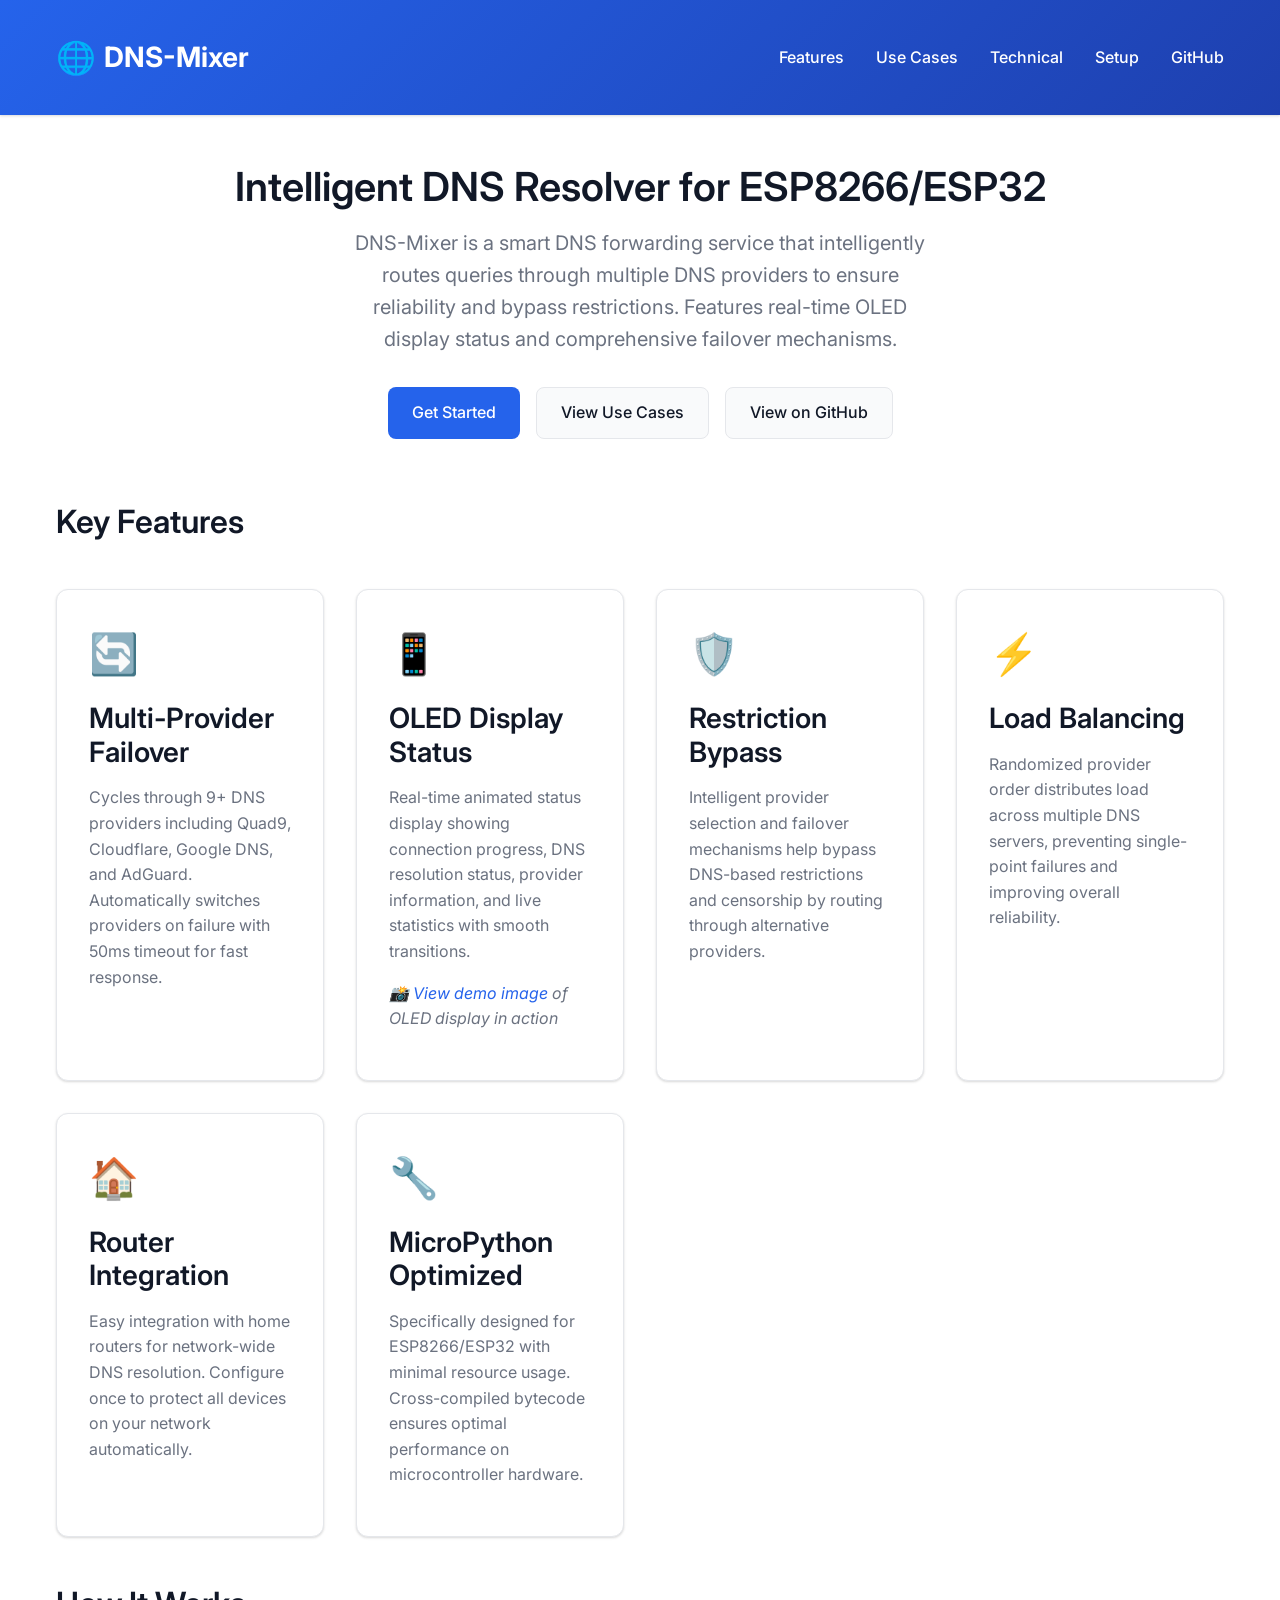
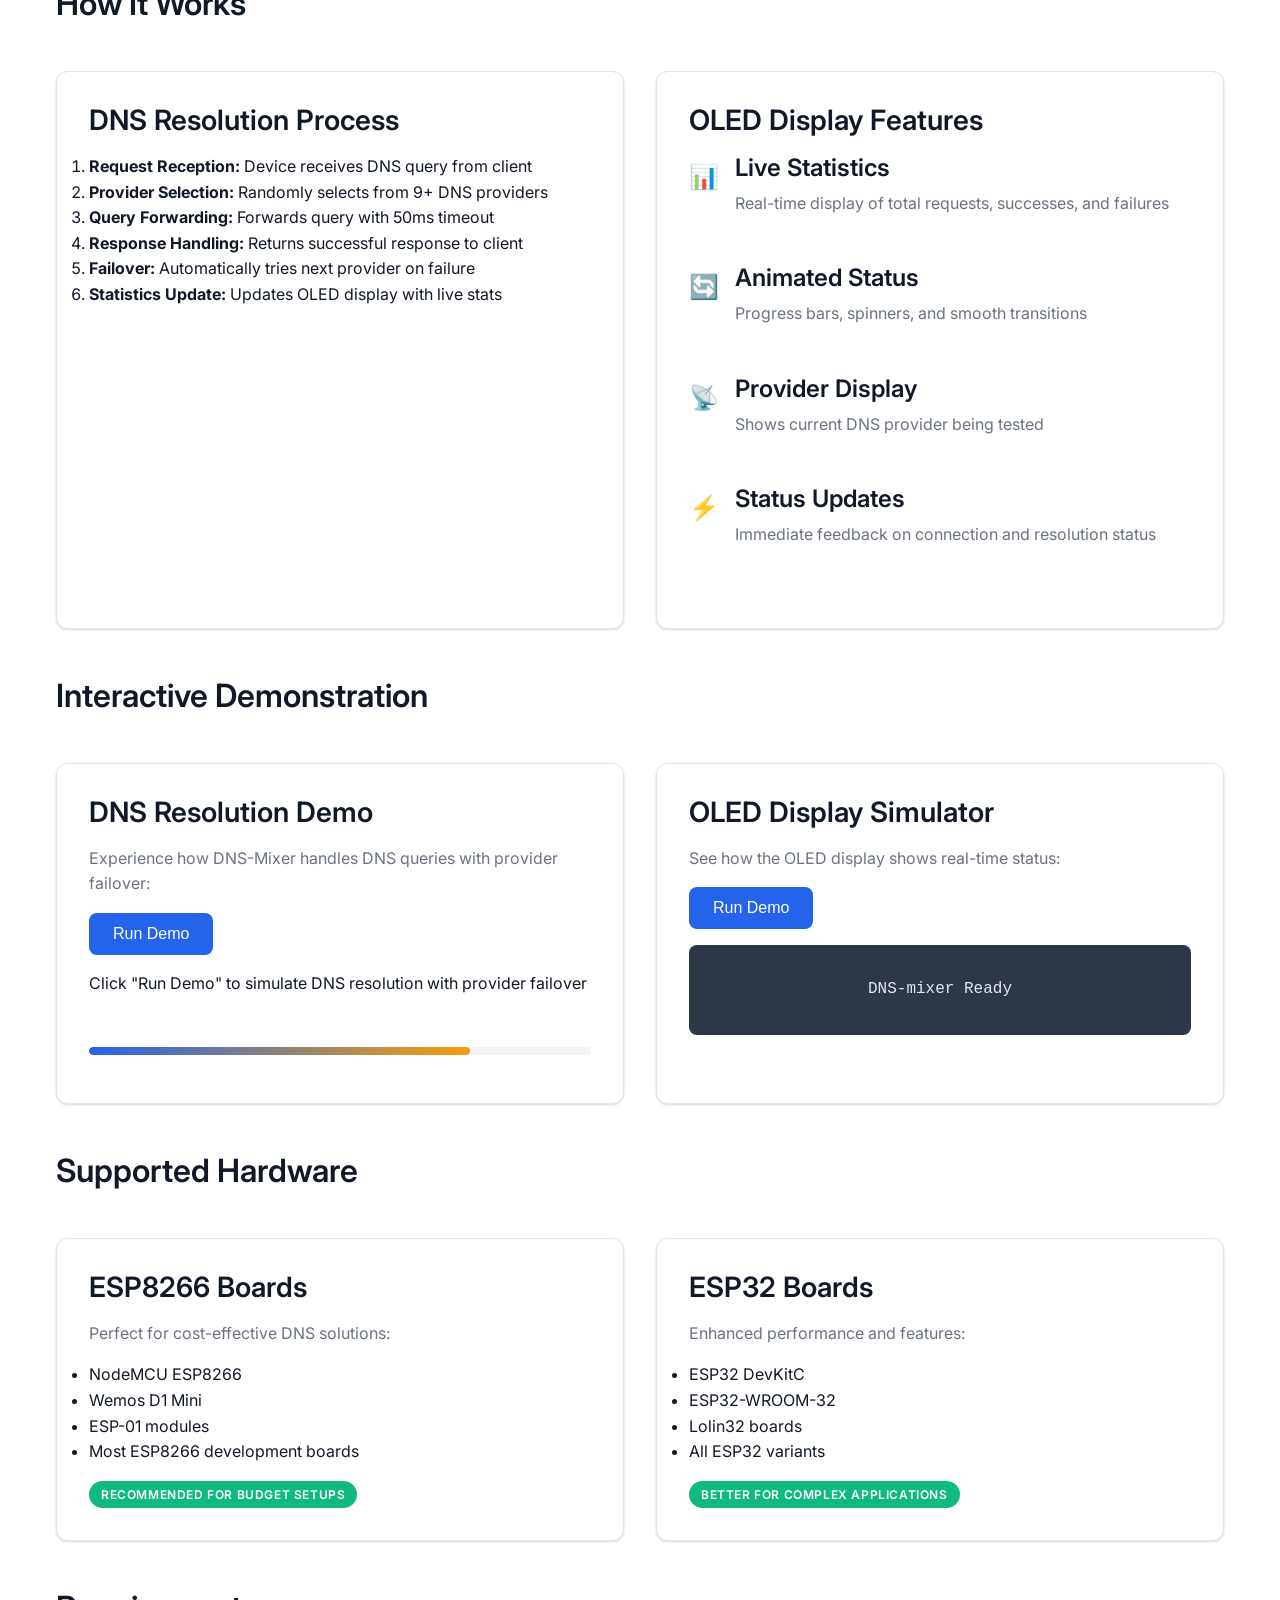
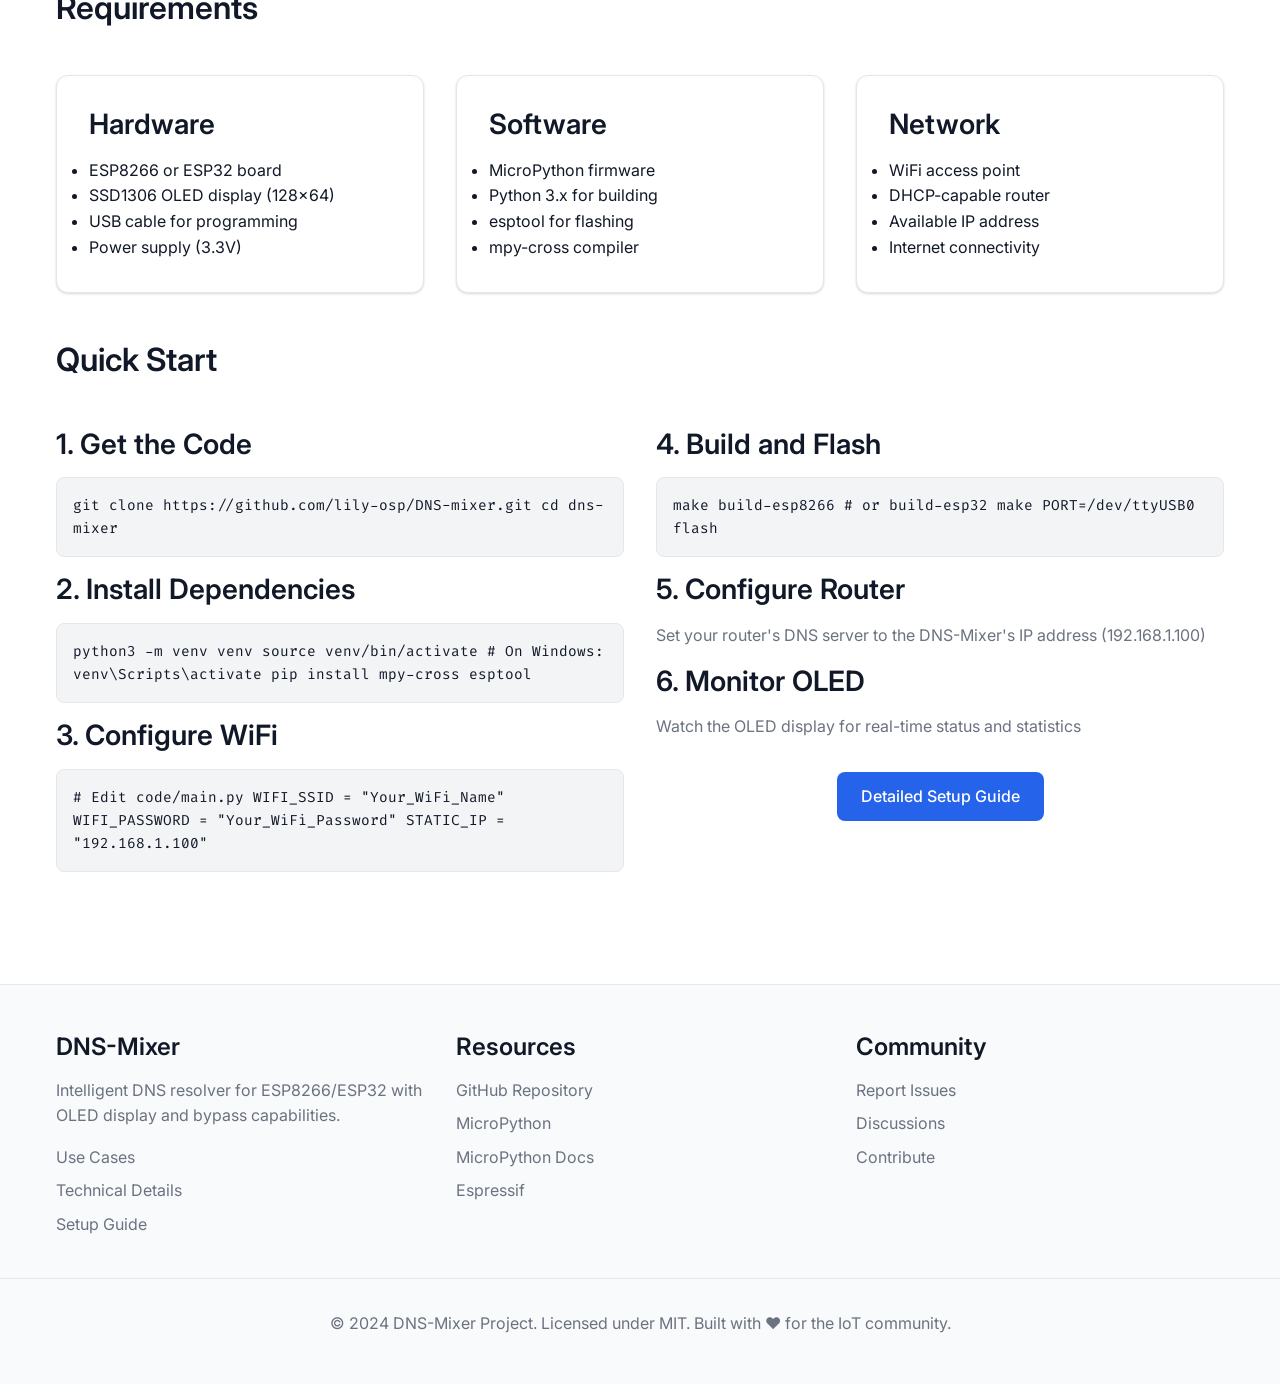
<file: docs/index.html>
<!DOCTYPE html>
<html lang="en">
<head>
    <meta charset="UTF-8">
    <meta name="viewport" content="width=device-width, initial-scale=1.0">
    <meta name="description" content="DNS-Mixer: Intelligent DNS resolver for ESP8266/ESP32 with OLED display and bypass capabilities">
    <meta name="keywords" content="DNS, ESP8266, ESP32, MicroPython, DNS resolver, bypass, censorship">
    <meta name="author" content="DNS-Mixer Project">
    <title>DNS-Mixer - Intelligent DNS Resolver for ESP8266/ESP32</title>

    <!-- Fonts -->
    <link href="https://fonts.googleapis.com/css2?family=Inter:wght@300;400;500;600;700&display=swap" rel="stylesheet">
    <link href="https://fonts.googleapis.com/css2?family=Fira+Code:wght@400;500&display=swap" rel="stylesheet">

    <!-- Styles -->
    <link rel="stylesheet" href="css/styles.css">

    <!-- Favicon -->
    <link rel="icon" type="image/x-icon" href="images/favicon.ico">
</head>
<body>
    <!-- Header -->
    <header class="header">
        <div class="container">
            <div class="logo">
                <span class="logo-icon">🌐</span>
                <span>DNS-Mixer</span>
            </div>
            <nav>
                <ul class="nav-links">
                    <li><a href="#features">Features</a></li>
                    <li><a href="use-cases.html">Use Cases</a></li>
                    <li><a href="technical-details.html">Technical</a></li>
                    <li><a href="setup-guide.html">Setup</a></li>
                    <li><a href="https://github.com/lily-osp/DNS-mixer" target="_blank">GitHub</a></li>
                </ul>
            </nav>
        </div>
    </header>

    <!-- Main Content -->
    <main class="main">
        <!-- Hero Section -->
        <section class="hero">
            <div class="container">
                <h1>Intelligent DNS Resolver for ESP8266/ESP32</h1>
                <p>
                    DNS-Mixer is a smart DNS forwarding service that intelligently routes queries through multiple
                    DNS providers to ensure reliability and bypass restrictions. Features real-time OLED display
                    status and comprehensive failover mechanisms.
                </p>
                <div class="cta-buttons">
                    <a href="setup-guide.html" class="btn btn-primary">
                        Get Started
                    </a>
                    <a href="use-cases.html" class="btn btn-secondary">
                        View Use Cases
                    </a>
                    <a href="https://github.com/lily-osp/DNS-mixer" target="_blank" class="btn btn-secondary">
                        View on GitHub
                    </a>
                </div>
            </div>
        </section>

        <!-- Key Features -->
        <section id="features" class="container">
            <h2>Key Features</h2>
            <div class="grid grid-3">
                <div class="card">
                    <span class="card-icon">🔄</span>
                    <h3>Multi-Provider Failover</h3>
                    <p>
                        Cycles through 9+ DNS providers including Quad9, Cloudflare, Google DNS, and AdGuard.
                        Automatically switches providers on failure with 50ms timeout for fast response.
                    </p>
                </div>
                <div class="card">
                    <span class="card-icon">📱</span>
                    <h3>OLED Display Status</h3>
                    <p>
                        Real-time animated status display showing connection progress, DNS resolution status,
                        provider information, and live statistics with smooth transitions.
                    </p>
                    <p><em><a href="images/demo.jpg" target="_blank">📸 View demo image</a> of OLED display in action</em></p>
                </div>
                <div class="card">
                    <span class="card-icon">🛡️</span>
                    <h3>Restriction Bypass</h3>
                    <p>
                        Intelligent provider selection and failover mechanisms help bypass DNS-based
                        restrictions and censorship by routing through alternative providers.
                    </p>
                </div>
                <div class="card">
                    <span class="card-icon">⚡</span>
                    <h3>Load Balancing</h3>
                    <p>
                        Randomized provider order distributes load across multiple DNS servers,
                        preventing single-point failures and improving overall reliability.
                    </p>
                </div>
                <div class="card">
                    <span class="card-icon">🏠</span>
                    <h3>Router Integration</h3>
                    <p>
                        Easy integration with home routers for network-wide DNS resolution.
                        Configure once to protect all devices on your network automatically.
                    </p>
                </div>
                <div class="card">
                    <span class="card-icon">🔧</span>
                    <h3>MicroPython Optimized</h3>
                    <p>
                        Specifically designed for ESP8266/ESP32 with minimal resource usage.
                        Cross-compiled bytecode ensures optimal performance on microcontroller hardware.
                    </p>
                </div>
            </div>
        </section>

        <!-- How It Works -->
        <section class="container">
            <h2>How It Works</h2>
            <div class="grid grid-2">
                <div class="card">
                    <h3>DNS Resolution Process</h3>
                    <ol>
                        <li><strong>Request Reception:</strong> Device receives DNS query from client</li>
                        <li><strong>Provider Selection:</strong> Randomly selects from 9+ DNS providers</li>
                        <li><strong>Query Forwarding:</strong> Forwards query with 50ms timeout</li>
                        <li><strong>Response Handling:</strong> Returns successful response to client</li>
                        <li><strong>Failover:</strong> Automatically tries next provider on failure</li>
                        <li><strong>Statistics Update:</strong> Updates OLED display with live stats</li>
                    </ol>
                </div>
                <div class="card">
                    <h3>OLED Display Features</h3>
                    <div class="feature-item">
                        <span class="feature-icon">📊</span>
                        <div class="feature-content">
                            <h4>Live Statistics</h4>
                            <p>Real-time display of total requests, successes, and failures</p>
                        </div>
                    </div>
                    <div class="feature-item">
                        <span class="feature-icon">🔄</span>
                        <div class="feature-content">
                            <h4>Animated Status</h4>
                            <p>Progress bars, spinners, and smooth transitions</p>
                        </div>
                    </div>
                    <div class="feature-item">
                        <span class="feature-icon">📡</span>
                        <div class="feature-content">
                            <h4>Provider Display</h4>
                            <p>Shows current DNS provider being tested</p>
                        </div>
                    </div>
                    <div class="feature-item">
                        <span class="feature-icon">⚡</span>
                        <div class="feature-content">
                            <h4>Status Updates</h4>
                            <p>Immediate feedback on connection and resolution status</p>
                        </div>
                    </div>
                </div>
            </div>
        </section>

        <!-- Interactive Demo -->
        <section class="container">
            <h2>Interactive Demonstration</h2>
            <div class="grid grid-2">
                <div class="card" id="dns-demo">
                    <h3>DNS Resolution Demo</h3>
                    <p>Experience how DNS-Mixer handles DNS queries with provider failover:</p>
                    <button class="btn btn-primary start-demo">Run Demo</button>
                    <div class="demo-status text-secondary" style="margin-top: 1rem; min-height: 60px;">
                        Click "Run Demo" to simulate DNS resolution with provider failover
                    </div>
                    <div class="progress-bar" style="margin-top: 1rem;">
                        <div class="progress-fill" style="width: 0%;"></div>
                    </div>
                </div>
                <div class="card" id="oled-demo">
                    <h3>OLED Display Simulator</h3>
                    <p>See how the OLED display shows real-time status:</p>
                    <button class="btn btn-primary start-demo">Run Demo</button>
                    <div class="oled-display text-center" style="margin-top: 1rem; background: #2d3748; color: #e2e8f0; padding: 2rem; border-radius: 8px; font-family: monospace; min-height: 80px; display: flex; align-items: center; justify-content: center;">
                        DNS-mixer Ready
                    </div>
                </div>
            </div>
        </section>

        <!-- Supported Hardware -->
        <section class="container">
            <h2>Supported Hardware</h2>
            <div class="grid grid-2">
                <div class="card">
                    <h3>ESP8266 Boards</h3>
                    <p>Perfect for cost-effective DNS solutions:</p>
                    <ul>
                        <li>NodeMCU ESP8266</li>
                        <li>Wemos D1 Mini</li>
                        <li>ESP-01 modules</li>
                        <li>Most ESP8266 development boards</li>
                    </ul>
                    <div class="badge badge-success" style="margin-top: 1rem;">Recommended for budget setups</div>
                </div>
                <div class="card">
                    <h3>ESP32 Boards</h3>
                    <p>Enhanced performance and features:</p>
                    <ul>
                        <li>ESP32 DevKitC</li>
                        <li>ESP32-WROOM-32</li>
                        <li>Lolin32 boards</li>
                        <li>All ESP32 variants</li>
                    </ul>
                    <div class="badge badge-success" style="margin-top: 1rem;">Better for complex applications</div>
                </div>
            </div>
        </section>

        <!-- Requirements -->
        <section class="container">
            <h2>Requirements</h2>
            <div class="grid grid-3">
                <div class="card">
                    <h3>Hardware</h3>
                    <ul>
                        <li>ESP8266 or ESP32 board</li>
                        <li>SSD1306 OLED display (128x64)</li>
                        <li>USB cable for programming</li>
                        <li>Power supply (3.3V)</li>
                    </ul>
                </div>
                <div class="card">
                    <h3>Software</h3>
                    <ul>
                        <li>MicroPython firmware</li>
                        <li>Python 3.x for building</li>
                        <li>esptool for flashing</li>
                        <li>mpy-cross compiler</li>
                    </ul>
                </div>
                <div class="card">
                    <h3>Network</h3>
                    <ul>
                        <li>WiFi access point</li>
                        <li>DHCP-capable router</li>
                        <li>Available IP address</li>
                        <li>Internet connectivity</li>
                    </ul>
                </div>
            </div>
        </section>

        <!-- Quick Start -->
        <section class="container">
            <h2>Quick Start</h2>
            <div class="grid grid-2">
                <div>
                    <h3>1. Get the Code</h3>
                    <div class="code-block">
git clone https://github.com/lily-osp/DNS-mixer.git
cd dns-mixer
                    </div>

                    <h3>2. Install Dependencies</h3>
                    <div class="code-block">
python3 -m venv venv
source venv/bin/activate  # On Windows: venv\Scripts\activate
pip install mpy-cross esptool
                    </div>

                    <h3>3. Configure WiFi</h3>
                    <div class="code-block">
# Edit code/main.py
WIFI_SSID = "Your_WiFi_Name"
WIFI_PASSWORD = "Your_WiFi_Password"
STATIC_IP = "192.168.1.100"
                    </div>
                </div>
                <div>
                    <h3>4. Build and Flash</h3>
                    <div class="code-block">
make build-esp8266  # or build-esp32
make PORT=/dev/ttyUSB0 flash
                    </div>

                    <h3>5. Configure Router</h3>
                    <p>Set your router's DNS server to the DNS-Mixer's IP address (192.168.1.100)</p>

                    <h3>6. Monitor OLED</h3>
                    <p>Watch the OLED display for real-time status and statistics</p>

                    <div class="cta-buttons" style="margin-top: 2rem;">
                        <a href="setup-guide.html" class="btn btn-primary">Detailed Setup Guide</a>
                    </div>
                </div>
            </div>
        </section>
    </main>

    <!-- Footer -->
    <footer class="footer">
        <div class="container">
            <div>
                <h4>DNS-Mixer</h4>
                <p>Intelligent DNS resolver for ESP8266/ESP32 with OLED display and bypass capabilities.</p>
                <ul class="footer-links">
                    <li><a href="use-cases.html">Use Cases</a></li>
                    <li><a href="technical-details.html">Technical Details</a></li>
                    <li><a href="setup-guide.html">Setup Guide</a></li>
                </ul>
            </div>
            <div>
                <h4>Resources</h4>
                <ul class="footer-links">
                    <li><a href="https://github.com/lily-osp/DNS-mixer" target="_blank">GitHub Repository</a></li>
                    <li><a href="https://micropython.org" target="_blank">MicroPython</a></li>
                    <li><a href="https://docs.micropython.org" target="_blank">MicroPython Docs</a></li>
                    <li><a href="https://github.com/espressif" target="_blank">Espressif</a></li>
                </ul>
            </div>
            <div>
                <h4>Community</h4>
                <ul class="footer-links">
                    <li><a href="https://github.com/lily-osp/DNS-mixer/issues" target="_blank">Report Issues</a></li>
                    <li><a href="https://github.com/lily-osp/DNS-mixer/discussions" target="_blank">Discussions</a></li>
                    <li><a href="https://github.com/lily-osp/DNS-mixer/pulls" target="_blank">Contribute</a></li>
                </ul>
            </div>
        </div>
        <div class="footer-bottom">
            <div class="container">
                <p>&copy; 2024 DNS-Mixer Project. Licensed under MIT. Built with ❤️ for the IoT community.</p>
            </div>
        </div>
    </footer>

    <!-- Scripts -->
    <script src="js/main.js"></script>

    <!-- Analytics (optional) -->
    <!-- <script async src="https://www.googletagmanager.com/gtag/js?id=GA_TRACKING_ID"></script>
    <script>
        window.dataLayer = window.dataLayer || [];
        function gtag(){dataLayer.push(arguments);}
        gtag('js', new Date());
        gtag('config', 'GA_TRACKING_ID');
    </script> -->
</body>
</html>
</file>
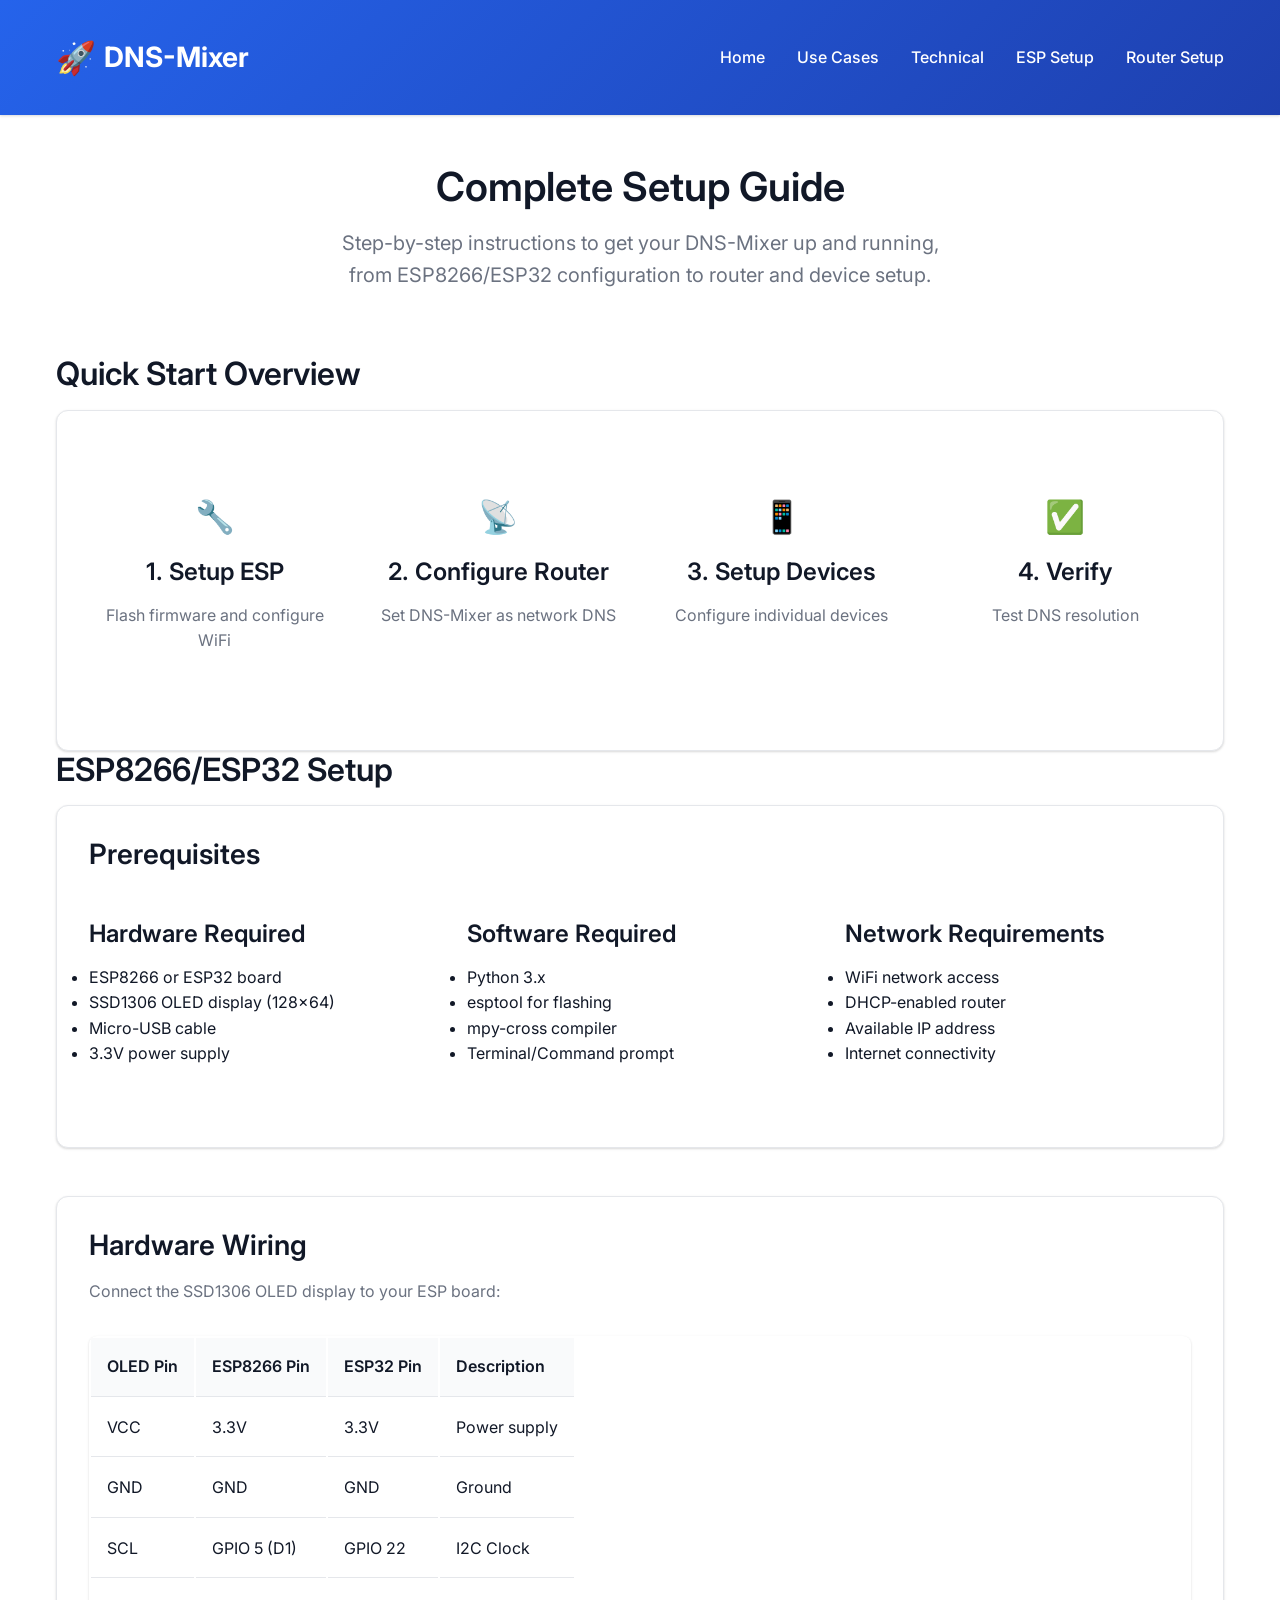
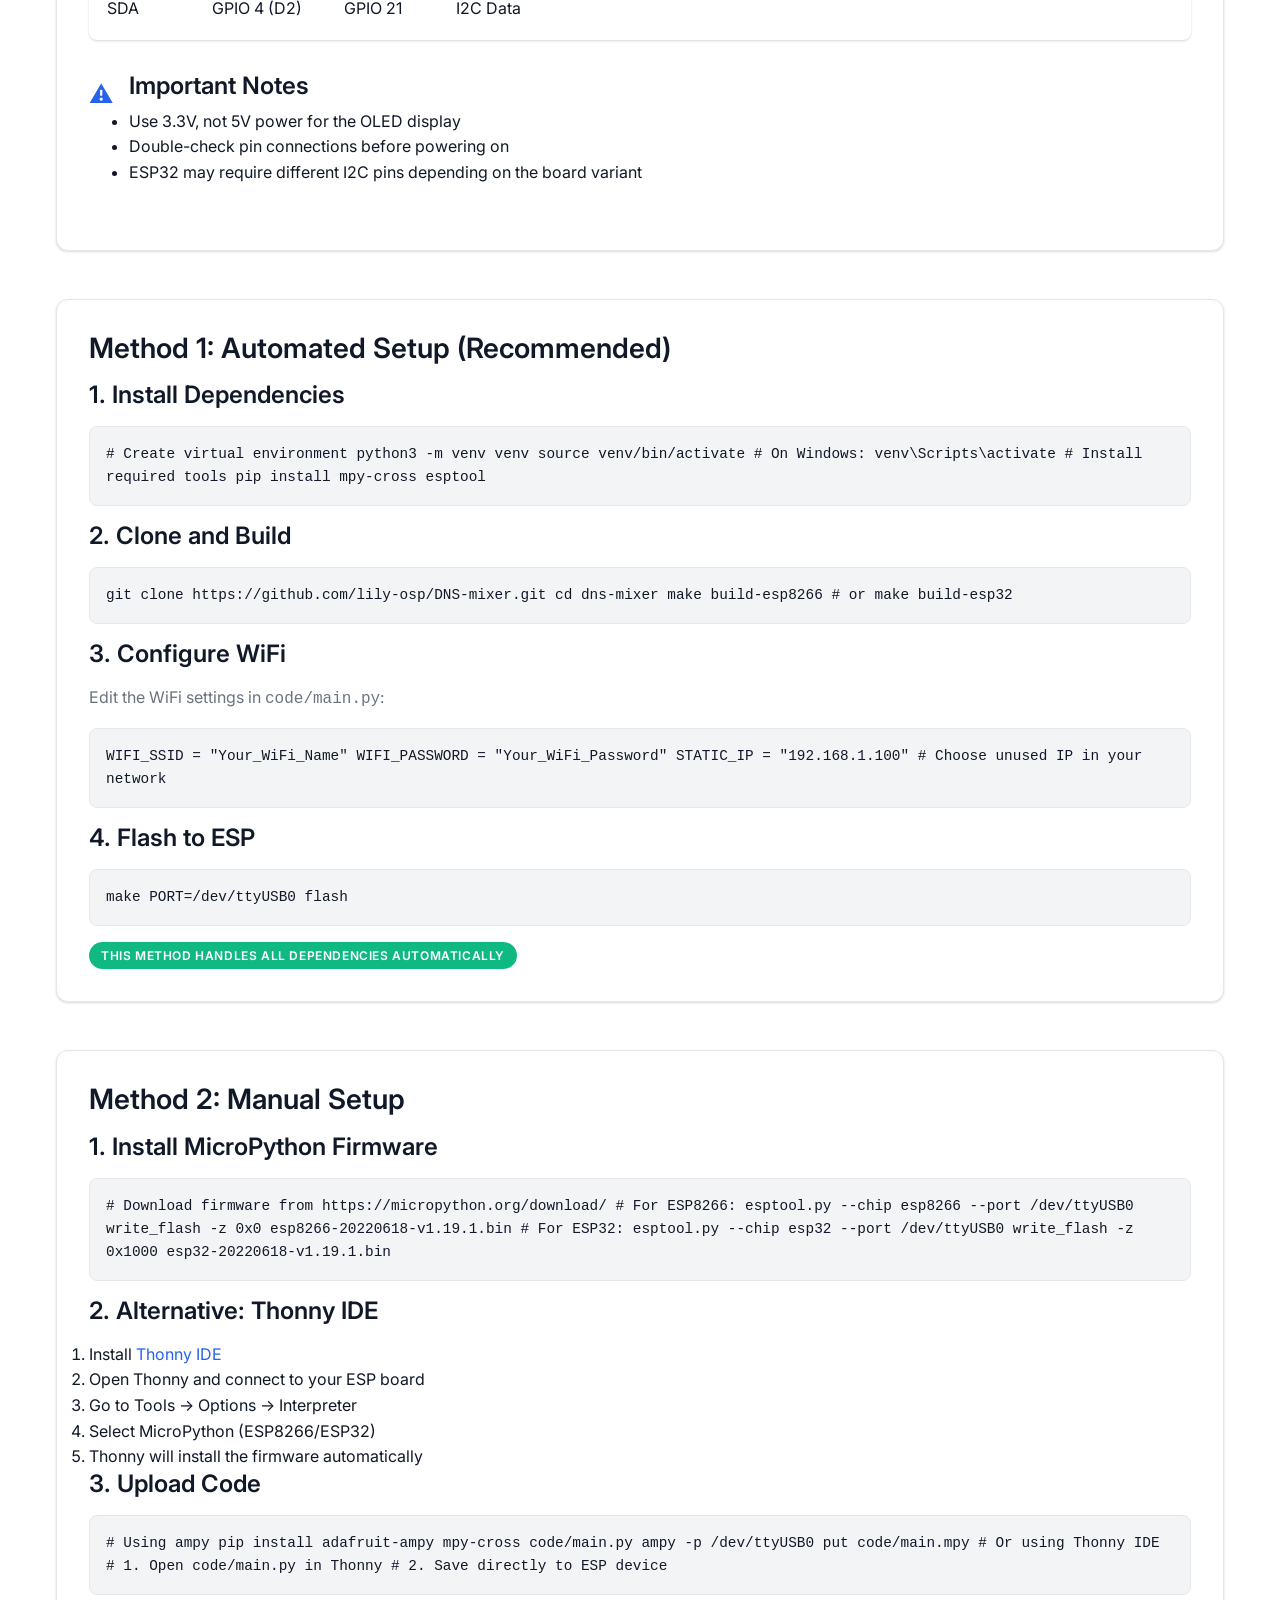
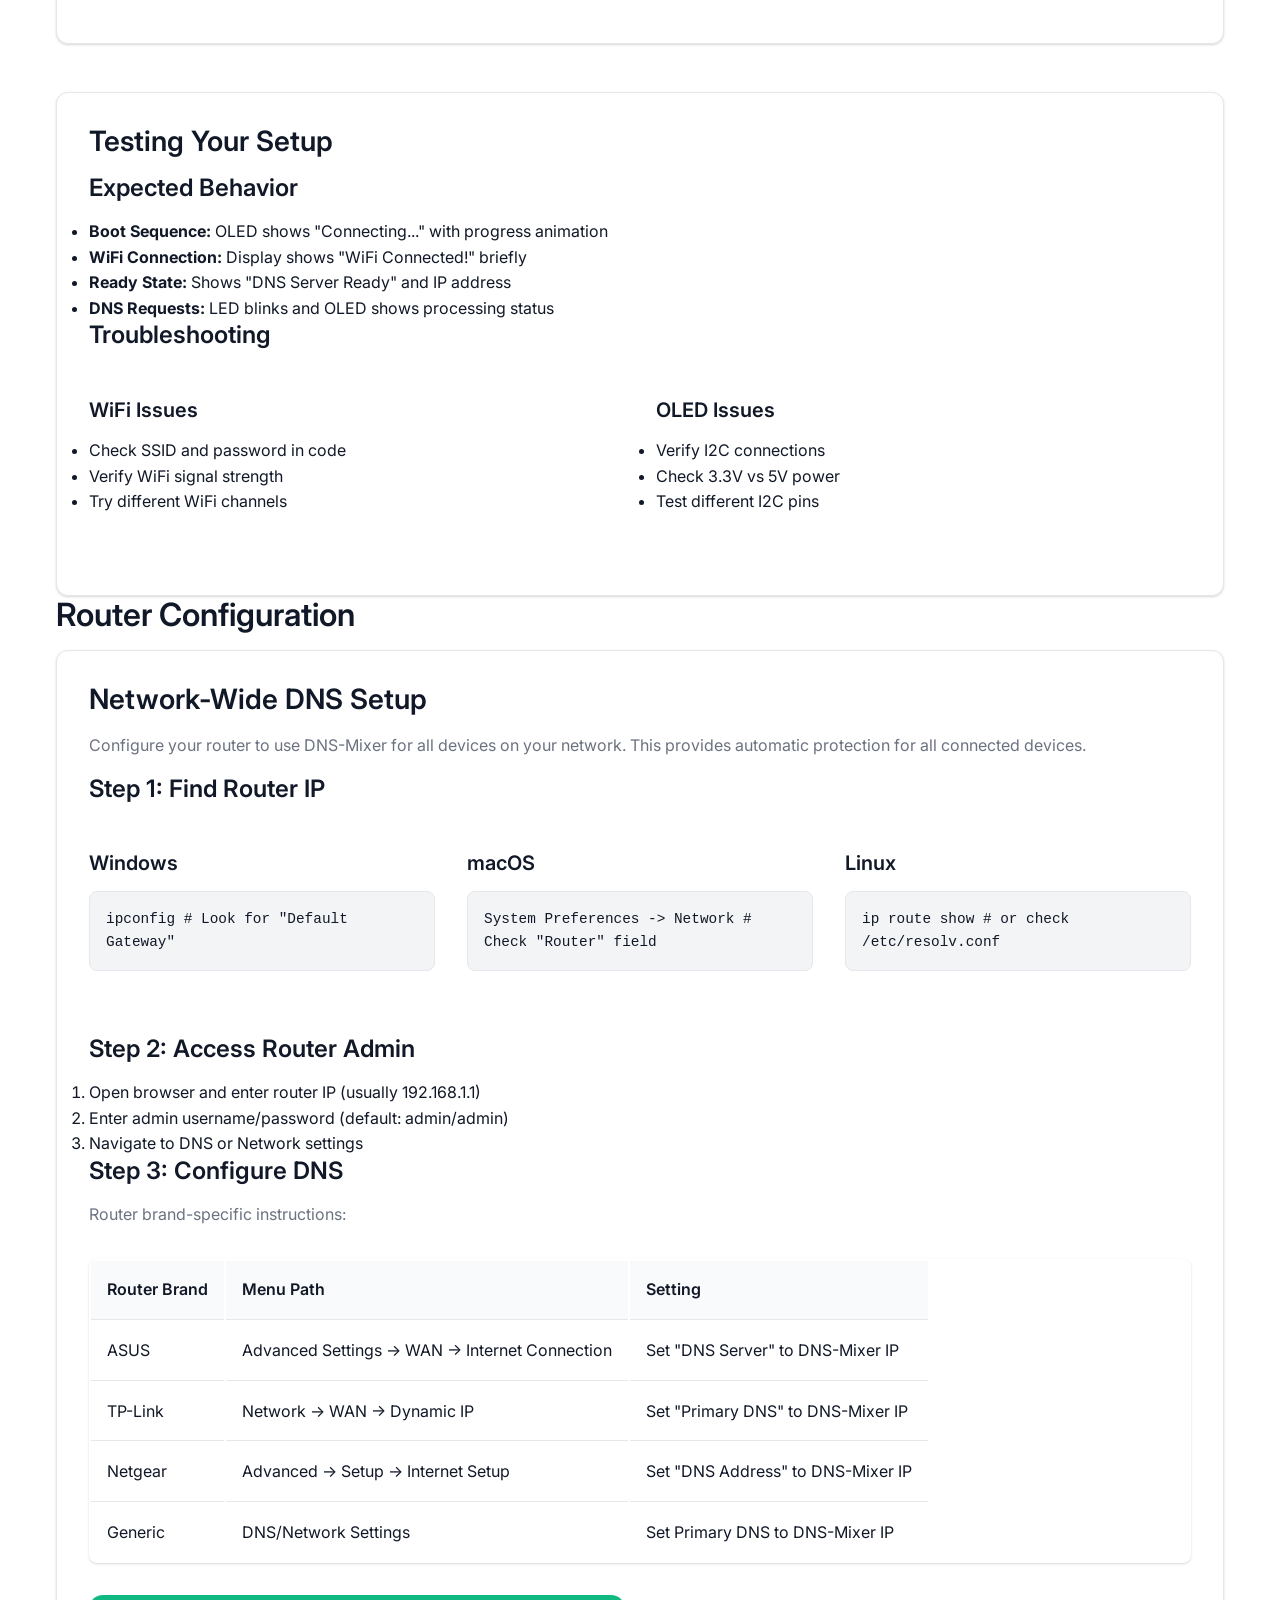
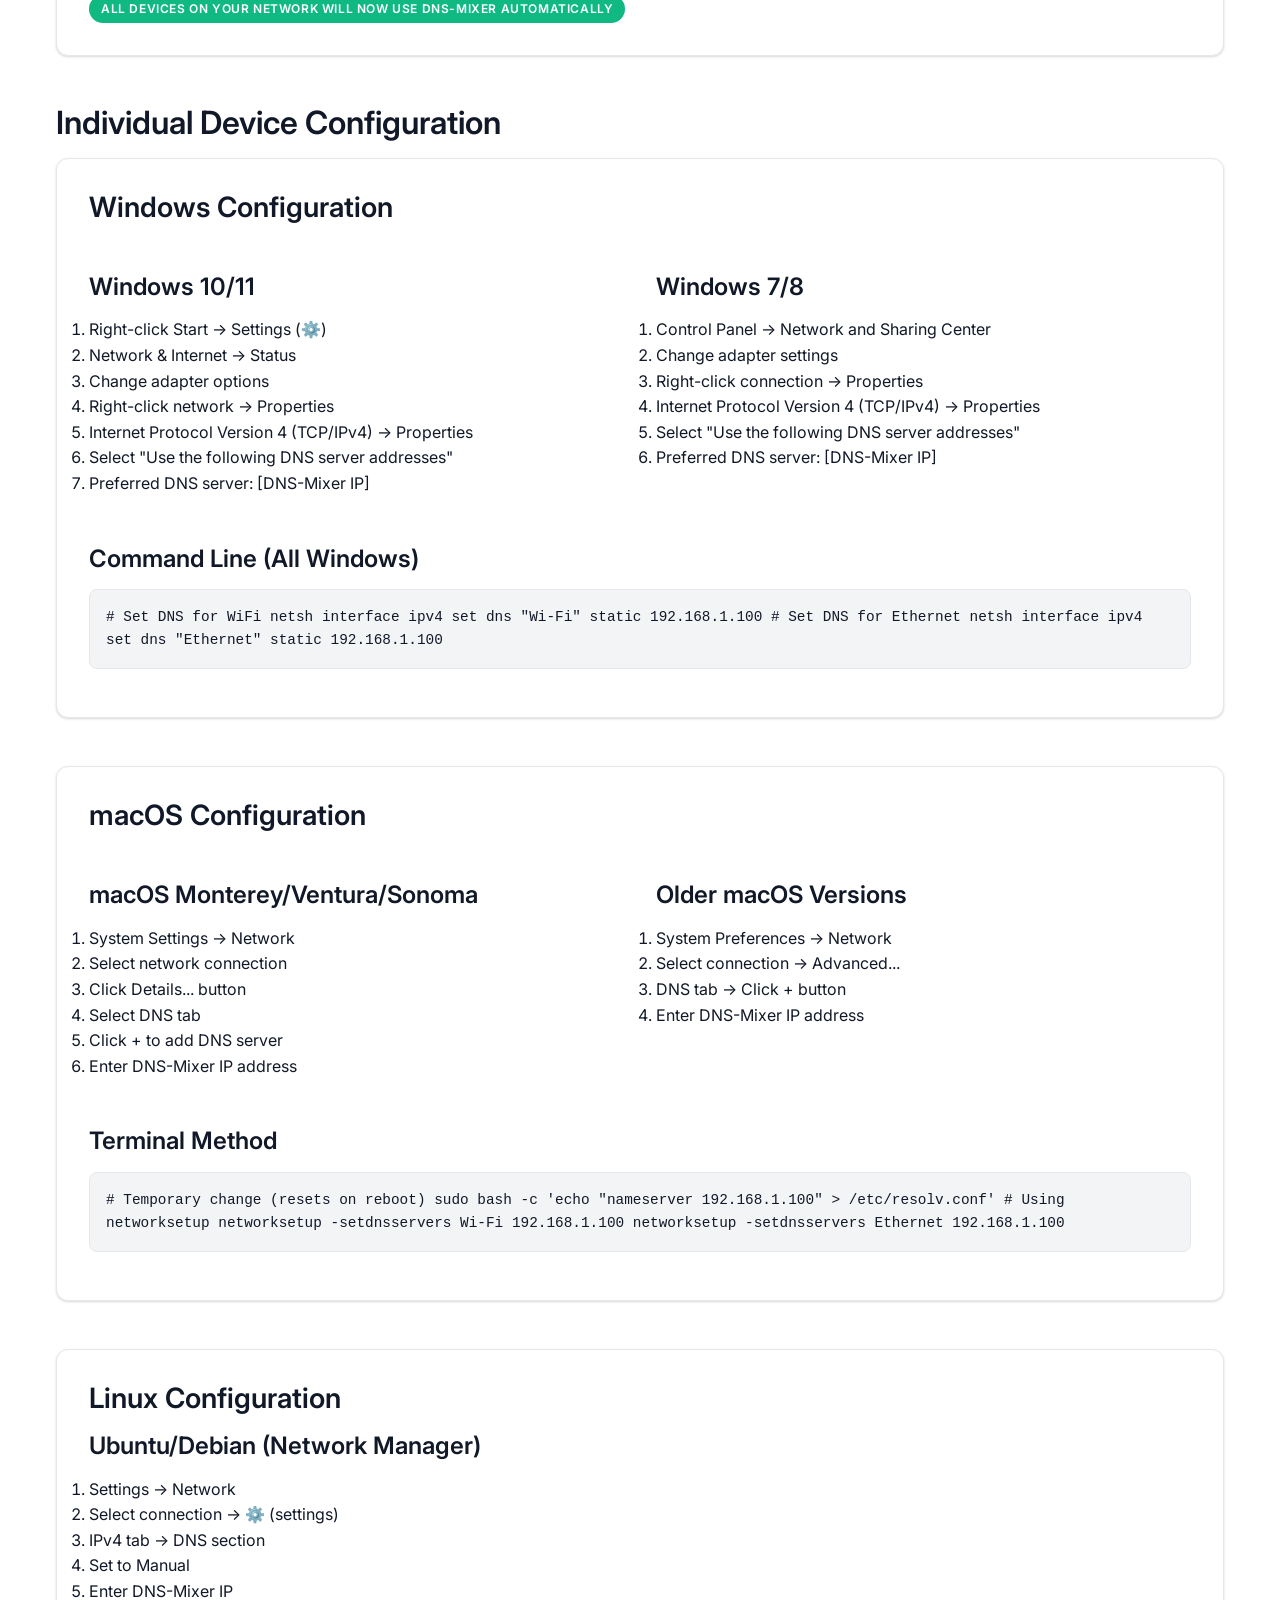
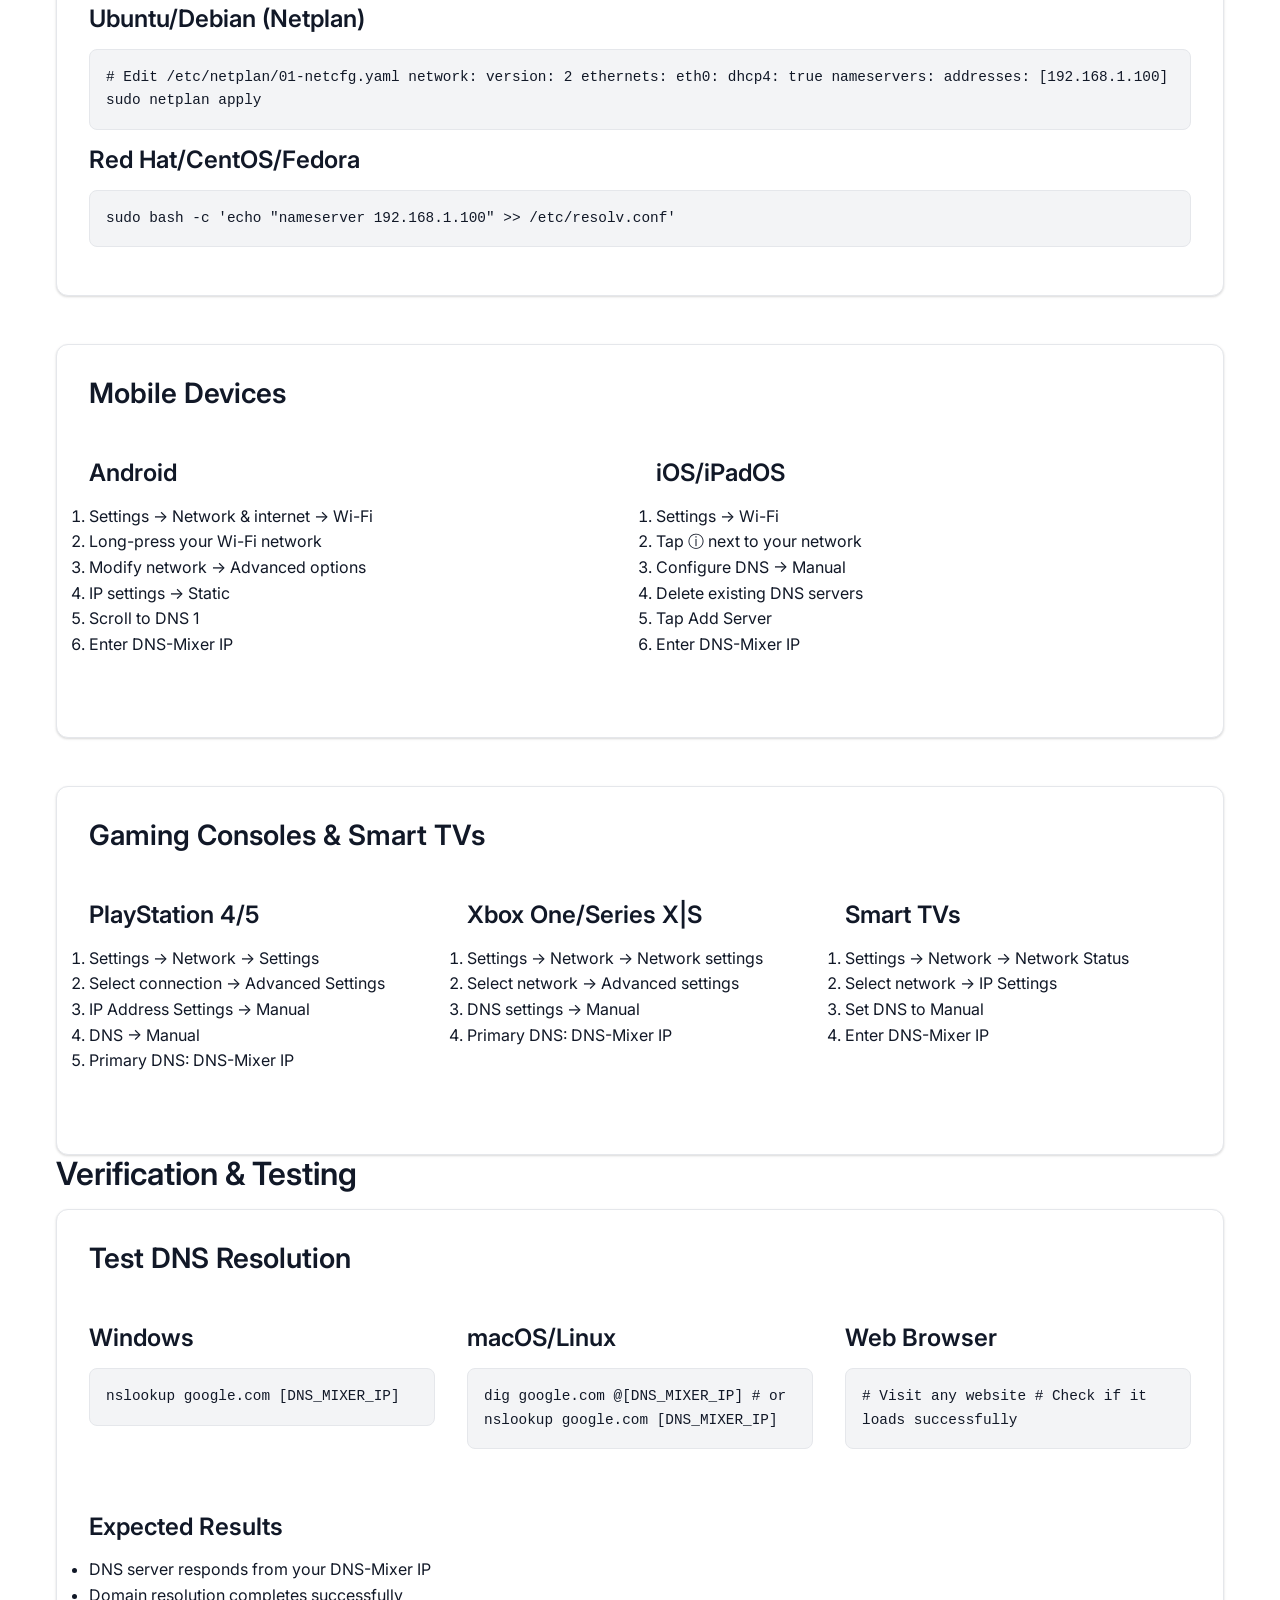
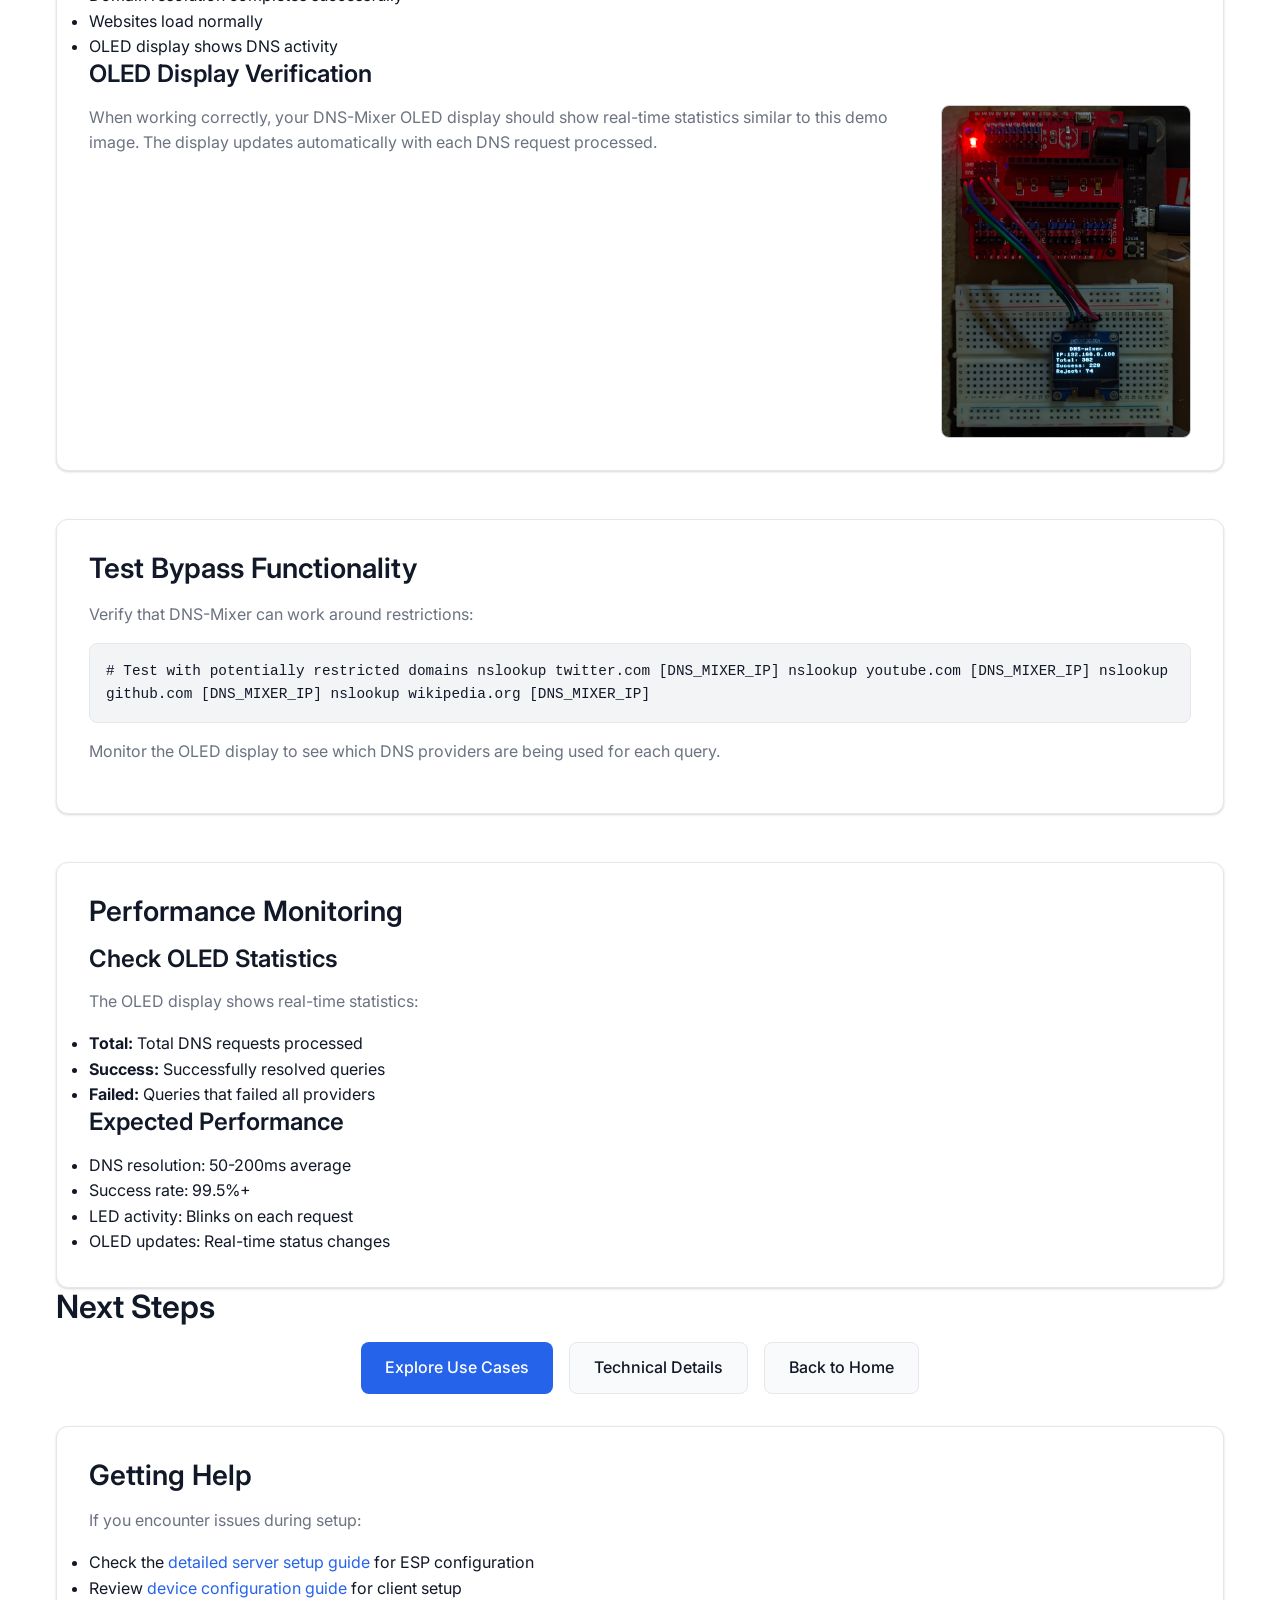
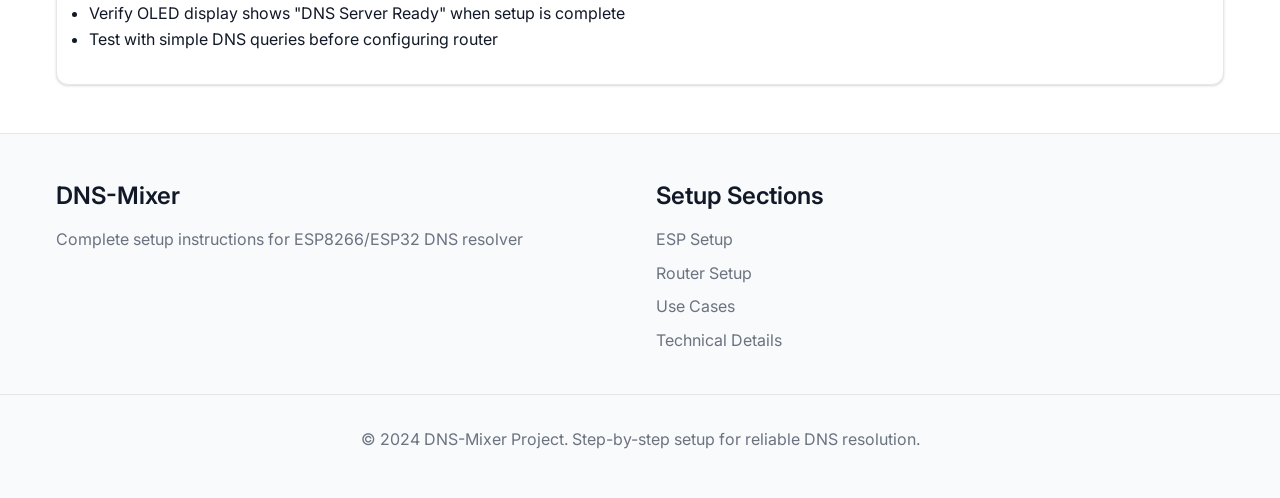
<file: docs/setup-guide.html>
<!DOCTYPE html>
<html lang="en">
<head>
    <meta charset="UTF-8">
    <meta name="viewport" content="width=device-width, initial-scale=1.0">
    <meta name="description" content="Complete setup guide for DNS-Mixer: ESP8266/ESP32 configuration, router setup, and device configuration">
    <meta name="keywords" content="DNS-Mixer setup, ESP8266 configuration, ESP32 setup, router DNS configuration">
    <title>Setup Guide - DNS-Mixer Documentation</title>
    <link href="https://fonts.googleapis.com/css2?family=Inter:wght@300;400;500;600;700&display=swap" rel="stylesheet">
    <link rel="stylesheet" href="css/styles.css">
</head>
<body>
    <!-- Header -->
    <header class="header">
        <div class="container">
            <div class="logo">
                <span class="logo-icon">🚀</span>
                <span>DNS-Mixer</span>
            </div>
            <nav>
                <ul class="nav-links">
                    <li><a href="index.html">Home</a></li>
                    <li><a href="use-cases.html">Use Cases</a></li>
                    <li><a href="technical-details.html">Technical</a></li>
                    <li><a href="#esp-setup">ESP Setup</a></li>
                    <li><a href="#router-setup">Router Setup</a></li>
                </ul>
            </nav>
        </div>
    </header>

    <!-- Main Content -->
    <main class="main">
        <section class="hero">
            <div class="container">
                <h1>Complete Setup Guide</h1>
                <p>
                    Step-by-step instructions to get your DNS-Mixer up and running,
                    from ESP8266/ESP32 configuration to router and device setup.
                </p>
            </div>
        </section>

        <!-- Quick Start -->
        <section class="container">
            <h2>Quick Start Overview</h2>
            <div class="card">
                <div class="grid grid-4">
                    <div style="text-align: center;">
                        <div style="font-size: 2rem; margin-bottom: 1rem;">🔧</div>
                        <h4>1. Setup ESP</h4>
                        <p>Flash firmware and configure WiFi</p>
                    </div>
                    <div style="text-align: center;">
                        <div style="font-size: 2rem; margin-bottom: 1rem;">📡</div>
                        <h4>2. Configure Router</h4>
                        <p>Set DNS-Mixer as network DNS</p>
                    </div>
                    <div style="text-align: center;">
                        <div style="font-size: 2rem; margin-bottom: 1rem;">📱</div>
                        <h4>3. Setup Devices</h4>
                        <p>Configure individual devices</p>
                    </div>
                    <div style="text-align: center;">
                        <div style="font-size: 2rem; margin-bottom: 1rem;">✅</div>
                        <h4>4. Verify</h4>
                        <p>Test DNS resolution</p>
                    </div>
                </div>
            </div>
        </section>

        <!-- ESP Setup Section -->
        <section id="esp-setup" class="container">
            <h2>ESP8266/ESP32 Setup</h2>

            <!-- Prerequisites -->
            <div class="card" style="margin-bottom: 3rem;">
                <h3>Prerequisites</h3>
                <div class="grid grid-3">
                    <div>
                        <h4>Hardware Required</h4>
                        <ul>
                            <li>ESP8266 or ESP32 board</li>
                            <li>SSD1306 OLED display (128x64)</li>
                            <li>Micro-USB cable</li>
                            <li>3.3V power supply</li>
                        </ul>
                    </div>
                    <div>
                        <h4>Software Required</h4>
                        <ul>
                            <li>Python 3.x</li>
                            <li>esptool for flashing</li>
                            <li>mpy-cross compiler</li>
                            <li>Terminal/Command prompt</li>
                        </ul>
                    </div>
                    <div>
                        <h4>Network Requirements</h4>
                        <ul>
                            <li>WiFi network access</li>
                            <li>DHCP-enabled router</li>
                            <li>Available IP address</li>
                            <li>Internet connectivity</li>
                        </ul>
                    </div>
                </div>
            </div>

            <!-- Hardware Wiring -->
            <div class="card" style="margin-bottom: 3rem;">
                <h3>Hardware Wiring</h3>
                <p>Connect the SSD1306 OLED display to your ESP board:</p>

                <div class="table">
                    <table>
                        <thead>
                            <tr>
                                <th>OLED Pin</th>
                                <th>ESP8266 Pin</th>
                                <th>ESP32 Pin</th>
                                <th>Description</th>
                            </tr>
                        </thead>
                        <tbody>
                            <tr>
                                <td>VCC</td>
                                <td>3.3V</td>
                                <td>3.3V</td>
                                <td>Power supply</td>
                            </tr>
                            <tr>
                                <td>GND</td>
                                <td>GND</td>
                                <td>GND</td>
                                <td>Ground</td>
                            </tr>
                            <tr>
                                <td>SCL</td>
                                <td>GPIO 5 (D1)</td>
                                <td>GPIO 22</td>
                                <td>I2C Clock</td>
                            </tr>
                            <tr>
                                <td>SDA</td>
                                <td>GPIO 4 (D2)</td>
                                <td>GPIO 21</td>
                                <td>I2C Data</td>
                            </tr>
                        </tbody>
                    </table>
                </div>

                <div class="feature-item" style="margin-top: 2rem;">
                    <span class="feature-icon">⚠️</span>
                    <div class="feature-content">
                        <h4>Important Notes</h4>
                        <ul>
                            <li>Use 3.3V, not 5V power for the OLED display</li>
                            <li>Double-check pin connections before powering on</li>
                            <li>ESP32 may require different I2C pins depending on the board variant</li>
                        </ul>
                    </div>
                </div>
            </div>

            <!-- Method 1: Automated Setup -->
            <div class="card" style="margin-bottom: 3rem;">
                <h3>Method 1: Automated Setup (Recommended)</h3>

                <h4>1. Install Dependencies</h4>
                <div class="code-block">
# Create virtual environment
python3 -m venv venv
source venv/bin/activate  # On Windows: venv\Scripts\activate

# Install required tools
pip install mpy-cross esptool
                </div>

                <h4>2. Clone and Build</h4>
                <div class="code-block">
git clone https://github.com/lily-osp/DNS-mixer.git
cd dns-mixer
make build-esp8266  # or make build-esp32
                </div>

                <h4>3. Configure WiFi</h4>
                <p>Edit the WiFi settings in <code>code/main.py</code>:</p>
                <div class="code-block">
WIFI_SSID = "Your_WiFi_Name"
WIFI_PASSWORD = "Your_WiFi_Password"
STATIC_IP = "192.168.1.100"  # Choose unused IP in your network
                </div>

                <h4>4. Flash to ESP</h4>
                <div class="code-block">
make PORT=/dev/ttyUSB0 flash
                </div>

                <div class="badge badge-success">This method handles all dependencies automatically</div>
            </div>

            <!-- Method 2: Manual Setup -->
            <div class="card" style="margin-bottom: 3rem;">
                <h3>Method 2: Manual Setup</h3>

                <h4>1. Install MicroPython Firmware</h4>
                <div class="code-block">
# Download firmware from https://micropython.org/download/
# For ESP8266:
esptool.py --chip esp8266 --port /dev/ttyUSB0 write_flash -z 0x0 esp8266-20220618-v1.19.1.bin

# For ESP32:
esptool.py --chip esp32 --port /dev/ttyUSB0 write_flash -z 0x1000 esp32-20220618-v1.19.1.bin
                </div>

                <h4>2. Alternative: Thonny IDE</h4>
                <ol>
                    <li>Install <a href="https://thonny.org/" target="_blank">Thonny IDE</a></li>
                    <li>Open Thonny and connect to your ESP board</li>
                    <li>Go to Tools → Options → Interpreter</li>
                    <li>Select MicroPython (ESP8266/ESP32)</li>
                    <li>Thonny will install the firmware automatically</li>
                </ol>

                <h4>3. Upload Code</h4>
                <div class="code-block">
# Using ampy
pip install adafruit-ampy
mpy-cross code/main.py
ampy -p /dev/ttyUSB0 put code/main.mpy

# Or using Thonny IDE
# 1. Open code/main.py in Thonny
# 2. Save directly to ESP device
                </div>
            </div>

            <!-- Testing ESP Setup -->
            <div class="card">
                <h3>Testing Your Setup</h3>

                <h4>Expected Behavior</h4>
                <ul>
                    <li><strong>Boot Sequence:</strong> OLED shows "Connecting..." with progress animation</li>
                    <li><strong>WiFi Connection:</strong> Display shows "WiFi Connected!" briefly</li>
                    <li><strong>Ready State:</strong> Shows "DNS Server Ready" and IP address</li>
                    <li><strong>DNS Requests:</strong> LED blinks and OLED shows processing status</li>
                </ul>

                <h4>Troubleshooting</h4>
                <div class="grid grid-2">
                    <div>
                        <h5>WiFi Issues</h5>
                        <ul>
                            <li>Check SSID and password in code</li>
                            <li>Verify WiFi signal strength</li>
                            <li>Try different WiFi channels</li>
                        </ul>
                    </div>
                    <div>
                        <h5>OLED Issues</h5>
                        <ul>
                            <li>Verify I2C connections</li>
                            <li>Check 3.3V vs 5V power</li>
                            <li>Test different I2C pins</li>
                        </ul>
                    </div>
                </div>
            </div>
        </section>

        <!-- Router Setup Section -->
        <section id="router-setup" class="container">
            <h2>Router Configuration</h2>

            <div class="card" style="margin-bottom: 3rem;">
                <h3>Network-Wide DNS Setup</h3>
                <p>
                    Configure your router to use DNS-Mixer for all devices on your network.
                    This provides automatic protection for all connected devices.
                </p>

                <h4>Step 1: Find Router IP</h4>
                <div class="grid grid-3">
                    <div>
                        <h5>Windows</h5>
                        <div class="code-block">
ipconfig
# Look for "Default Gateway"
                        </div>
                    </div>
                    <div>
                        <h5>macOS</h5>
                        <div class="code-block">
System Preferences -> Network
# Check "Router" field
                        </div>
                    </div>
                    <div>
                        <h5>Linux</h5>
                        <div class="code-block">
ip route show
# or check /etc/resolv.conf
                        </div>
                    </div>
                </div>

                <h4>Step 2: Access Router Admin</h4>
                <ol>
                    <li>Open browser and enter router IP (usually 192.168.1.1)</li>
                    <li>Enter admin username/password (default: admin/admin)</li>
                    <li>Navigate to DNS or Network settings</li>
                </ol>

                <h4>Step 3: Configure DNS</h4>
                <p>Router brand-specific instructions:</p>

                <div class="table">
                    <table>
                        <thead>
                            <tr>
                                <th>Router Brand</th>
                                <th>Menu Path</th>
                                <th>Setting</th>
                            </tr>
                        </thead>
                        <tbody>
                            <tr>
                                <td>ASUS</td>
                                <td>Advanced Settings → WAN → Internet Connection</td>
                                <td>Set "DNS Server" to DNS-Mixer IP</td>
                            </tr>
                            <tr>
                                <td>TP-Link</td>
                                <td>Network → WAN → Dynamic IP</td>
                                <td>Set "Primary DNS" to DNS-Mixer IP</td>
                            </tr>
                            <tr>
                                <td>Netgear</td>
                                <td>Advanced → Setup → Internet Setup</td>
                                <td>Set "DNS Address" to DNS-Mixer IP</td>
                            </tr>
                            <tr>
                                <td>Generic</td>
                                <td>DNS/Network Settings</td>
                                <td>Set Primary DNS to DNS-Mixer IP</td>
                            </tr>
                        </tbody>
                    </table>
                </div>

                <div class="badge badge-success">All devices on your network will now use DNS-Mixer automatically</div>
            </div>
        </section>

        <!-- Device Configuration -->
        <section class="container">
            <h2>Individual Device Configuration</h2>

            <div class="card" style="margin-bottom: 3rem;">
                <h3>Windows Configuration</h3>

                <div class="grid grid-2">
                    <div>
                        <h4>Windows 10/11</h4>
                        <ol>
                            <li>Right-click Start → Settings (⚙️)</li>
                            <li>Network & Internet → Status</li>
                            <li>Change adapter options</li>
                            <li>Right-click network → Properties</li>
                            <li>Internet Protocol Version 4 (TCP/IPv4) → Properties</li>
                            <li>Select "Use the following DNS server addresses"</li>
                            <li>Preferred DNS server: [DNS-Mixer IP]</li>
                        </ol>
                    </div>
                    <div>
                        <h4>Windows 7/8</h4>
                        <ol>
                            <li>Control Panel → Network and Sharing Center</li>
                            <li>Change adapter settings</li>
                            <li>Right-click connection → Properties</li>
                            <li>Internet Protocol Version 4 (TCP/IPv4) → Properties</li>
                            <li>Select "Use the following DNS server addresses"</li>
                            <li>Preferred DNS server: [DNS-Mixer IP]</li>
                        </ol>
                    </div>
                </div>

                <h4>Command Line (All Windows)</h4>
                <div class="code-block">
# Set DNS for WiFi
netsh interface ipv4 set dns "Wi-Fi" static 192.168.1.100

# Set DNS for Ethernet
netsh interface ipv4 set dns "Ethernet" static 192.168.1.100
                </div>
            </div>

            <div class="card" style="margin-bottom: 3rem;">
                <h3>macOS Configuration</h3>

                <div class="grid grid-2">
                    <div>
                        <h4>macOS Monterey/Ventura/Sonoma</h4>
                        <ol>
                            <li>System Settings → Network</li>
                            <li>Select network connection</li>
                            <li>Click Details... button</li>
                            <li>Select DNS tab</li>
                            <li>Click + to add DNS server</li>
                            <li>Enter DNS-Mixer IP address</li>
                        </ol>
                    </div>
                    <div>
                        <h4>Older macOS Versions</h4>
                        <ol>
                            <li>System Preferences → Network</li>
                            <li>Select connection → Advanced...</li>
                            <li>DNS tab → Click + button</li>
                            <li>Enter DNS-Mixer IP address</li>
                        </ol>
                    </div>
                </div>

                <h4>Terminal Method</h4>
                <div class="code-block">
# Temporary change (resets on reboot)
sudo bash -c 'echo "nameserver 192.168.1.100" > /etc/resolv.conf'

# Using networksetup
networksetup -setdnsservers Wi-Fi 192.168.1.100
networksetup -setdnsservers Ethernet 192.168.1.100
                </div>
            </div>

            <div class="card" style="margin-bottom: 3rem;">
                <h3>Linux Configuration</h3>

                <h4>Ubuntu/Debian (Network Manager)</h4>
                <ol>
                    <li>Settings → Network</li>
                    <li>Select connection → ⚙️ (settings)</li>
                    <li>IPv4 tab → DNS section</li>
                    <li>Set to Manual</li>
                    <li>Enter DNS-Mixer IP</li>
                </ol>

                <h4>Ubuntu/Debian (Netplan)</h4>
                <div class="code-block">
# Edit /etc/netplan/01-netcfg.yaml
network:
  version: 2
  ethernets:
    eth0:
      dhcp4: true
      nameservers:
        addresses: [192.168.1.100]

sudo netplan apply
                </div>

                <h4>Red Hat/CentOS/Fedora</h4>
                <div class="code-block">
sudo bash -c 'echo "nameserver 192.168.1.100" >> /etc/resolv.conf'
                </div>
            </div>

            <div class="card" style="margin-bottom: 3rem;">
                <h3>Mobile Devices</h3>

                <div class="grid grid-2">
                    <div>
                        <h4>Android</h4>
                        <ol>
                            <li>Settings → Network & internet → Wi-Fi</li>
                            <li>Long-press your Wi-Fi network</li>
                            <li>Modify network → Advanced options</li>
                            <li>IP settings → Static</li>
                            <li>Scroll to DNS 1</li>
                            <li>Enter DNS-Mixer IP</li>
                        </ol>
                    </div>
                    <div>
                        <h4>iOS/iPadOS</h4>
                        <ol>
                            <li>Settings → Wi-Fi</li>
                            <li>Tap ⓘ next to your network</li>
                            <li>Configure DNS → Manual</li>
                            <li>Delete existing DNS servers</li>
                            <li>Tap Add Server</li>
                            <li>Enter DNS-Mixer IP</li>
                        </ol>
                    </div>
                </div>
            </div>

            <div class="card">
                <h3>Gaming Consoles & Smart TVs</h3>

                <div class="grid grid-3">
                    <div>
                        <h4>PlayStation 4/5</h4>
                        <ol>
                            <li>Settings → Network → Settings</li>
                            <li>Select connection → Advanced Settings</li>
                            <li>IP Address Settings → Manual</li>
                            <li>DNS → Manual</li>
                            <li>Primary DNS: DNS-Mixer IP</li>
                        </ol>
                    </div>
                    <div>
                        <h4>Xbox One/Series X|S</h4>
                        <ol>
                            <li>Settings → Network → Network settings</li>
                            <li>Select network → Advanced settings</li>
                            <li>DNS settings → Manual</li>
                            <li>Primary DNS: DNS-Mixer IP</li>
                        </ol>
                    </div>
                    <div>
                        <h4>Smart TVs</h4>
                        <ol>
                            <li>Settings → Network → Network Status</li>
                            <li>Select network → IP Settings</li>
                            <li>Set DNS to Manual</li>
                            <li>Enter DNS-Mixer IP</li>
                        </ol>
                    </div>
                </div>
            </div>
        </section>

        <!-- Verification -->
        <section class="container">
            <h2>Verification & Testing</h2>

            <div class="card" style="margin-bottom: 3rem;">
                <h3>Test DNS Resolution</h3>

                <div class="grid grid-3">
                    <div>
                        <h4>Windows</h4>
                        <div class="code-block">
nslookup google.com [DNS_MIXER_IP]
                        </div>
                    </div>
                    <div>
                        <h4>macOS/Linux</h4>
                        <div class="code-block">
dig google.com @[DNS_MIXER_IP]
# or
nslookup google.com [DNS_MIXER_IP]
                        </div>
                    </div>
                    <div>
                        <h4>Web Browser</h4>
                        <div class="code-block">
# Visit any website
# Check if it loads successfully
                        </div>
                    </div>
                </div>

                <h4>Expected Results</h4>
                <ul>
                    <li>DNS server responds from your DNS-Mixer IP</li>
                    <li>Domain resolution completes successfully</li>
                    <li>Websites load normally</li>
                    <li>OLED display shows DNS activity</li>
                </ul>

                <h4>OLED Display Verification</h4>
                <p><img src="images/demo.jpg" alt="DNS-Mixer OLED Display" style="max-width: 250px; border: 1px solid #ccc; border-radius: 8px; float: right; margin-left: 1rem;"></p>
                <p>When working correctly, your DNS-Mixer OLED display should show real-time statistics similar to this demo image. The display updates automatically with each DNS request processed.</p>
                <div style="clear: both;"></div>
            </div>

            <div class="card" style="margin-bottom: 3rem;">
                <h3>Test Bypass Functionality</h3>

                <p>Verify that DNS-Mixer can work around restrictions:</p>

                <div class="code-block">
# Test with potentially restricted domains
nslookup twitter.com [DNS_MIXER_IP]
nslookup youtube.com [DNS_MIXER_IP]
nslookup github.com [DNS_MIXER_IP]
nslookup wikipedia.org [DNS_MIXER_IP]
                </div>

                <p>Monitor the OLED display to see which DNS providers are being used for each query.</p>
            </div>

            <div class="card">
                <h3>Performance Monitoring</h3>

                <h4>Check OLED Statistics</h4>
                <p>The OLED display shows real-time statistics:</p>
                <ul>
                    <li><strong>Total:</strong> Total DNS requests processed</li>
                    <li><strong>Success:</strong> Successfully resolved queries</li>
                    <li><strong>Failed:</strong> Queries that failed all providers</li>
                </ul>

                <h4>Expected Performance</h4>
                <ul>
                    <li>DNS resolution: 50-200ms average</li>
                    <li>Success rate: 99.5%+</li>
                    <li>LED activity: Blinks on each request</li>
                    <li>OLED updates: Real-time status changes</li>
                </ul>
            </div>
        </section>

        <!-- Next Steps -->
        <section class="container">
            <h2>Next Steps</h2>
            <div class="cta-buttons">
                <a href="use-cases.html" class="btn btn-primary">
                    Explore Use Cases
                </a>
                <a href="technical-details.html" class="btn btn-secondary">
                    Technical Details
                </a>
                <a href="index.html" class="btn btn-secondary">
                    Back to Home
                </a>
            </div>

            <div class="card" style="margin-top: 2rem;">
                <h3>Getting Help</h3>
                <p>If you encounter issues during setup:</p>
                <ul>
                    <li>Check the <a href="setup/server.md">detailed server setup guide</a> for ESP configuration</li>
                    <li>Review <a href="setup/otherdevices.md">device configuration guide</a> for client setup</li>
                    <li>Verify OLED display shows "DNS Server Ready" when setup is complete</li>
                    <li>Test with simple DNS queries before configuring router</li>
                </ul>
            </div>
        </section>
    </main>

    <!-- Footer -->
    <footer class="footer">
        <div class="container">
            <div>
                <h4>DNS-Mixer</h4>
                <p>Complete setup instructions for ESP8266/ESP32 DNS resolver</p>
            </div>
            <div>
                <h4>Setup Sections</h4>
                <ul class="footer-links">
                    <li><a href="#esp-setup">ESP Setup</a></li>
                    <li><a href="#router-setup">Router Setup</a></li>
                    <li><a href="use-cases.html">Use Cases</a></li>
                    <li><a href="technical-details.html">Technical Details</a></li>
                </ul>
            </div>
        </div>
        <div class="footer-bottom">
            <div class="container">
                <p>&copy; 2024 DNS-Mixer Project. Step-by-step setup for reliable DNS resolution.</p>
        </div>
    </footer>

    <script src="js/main.js"></script>
</body>
</html>
</file>
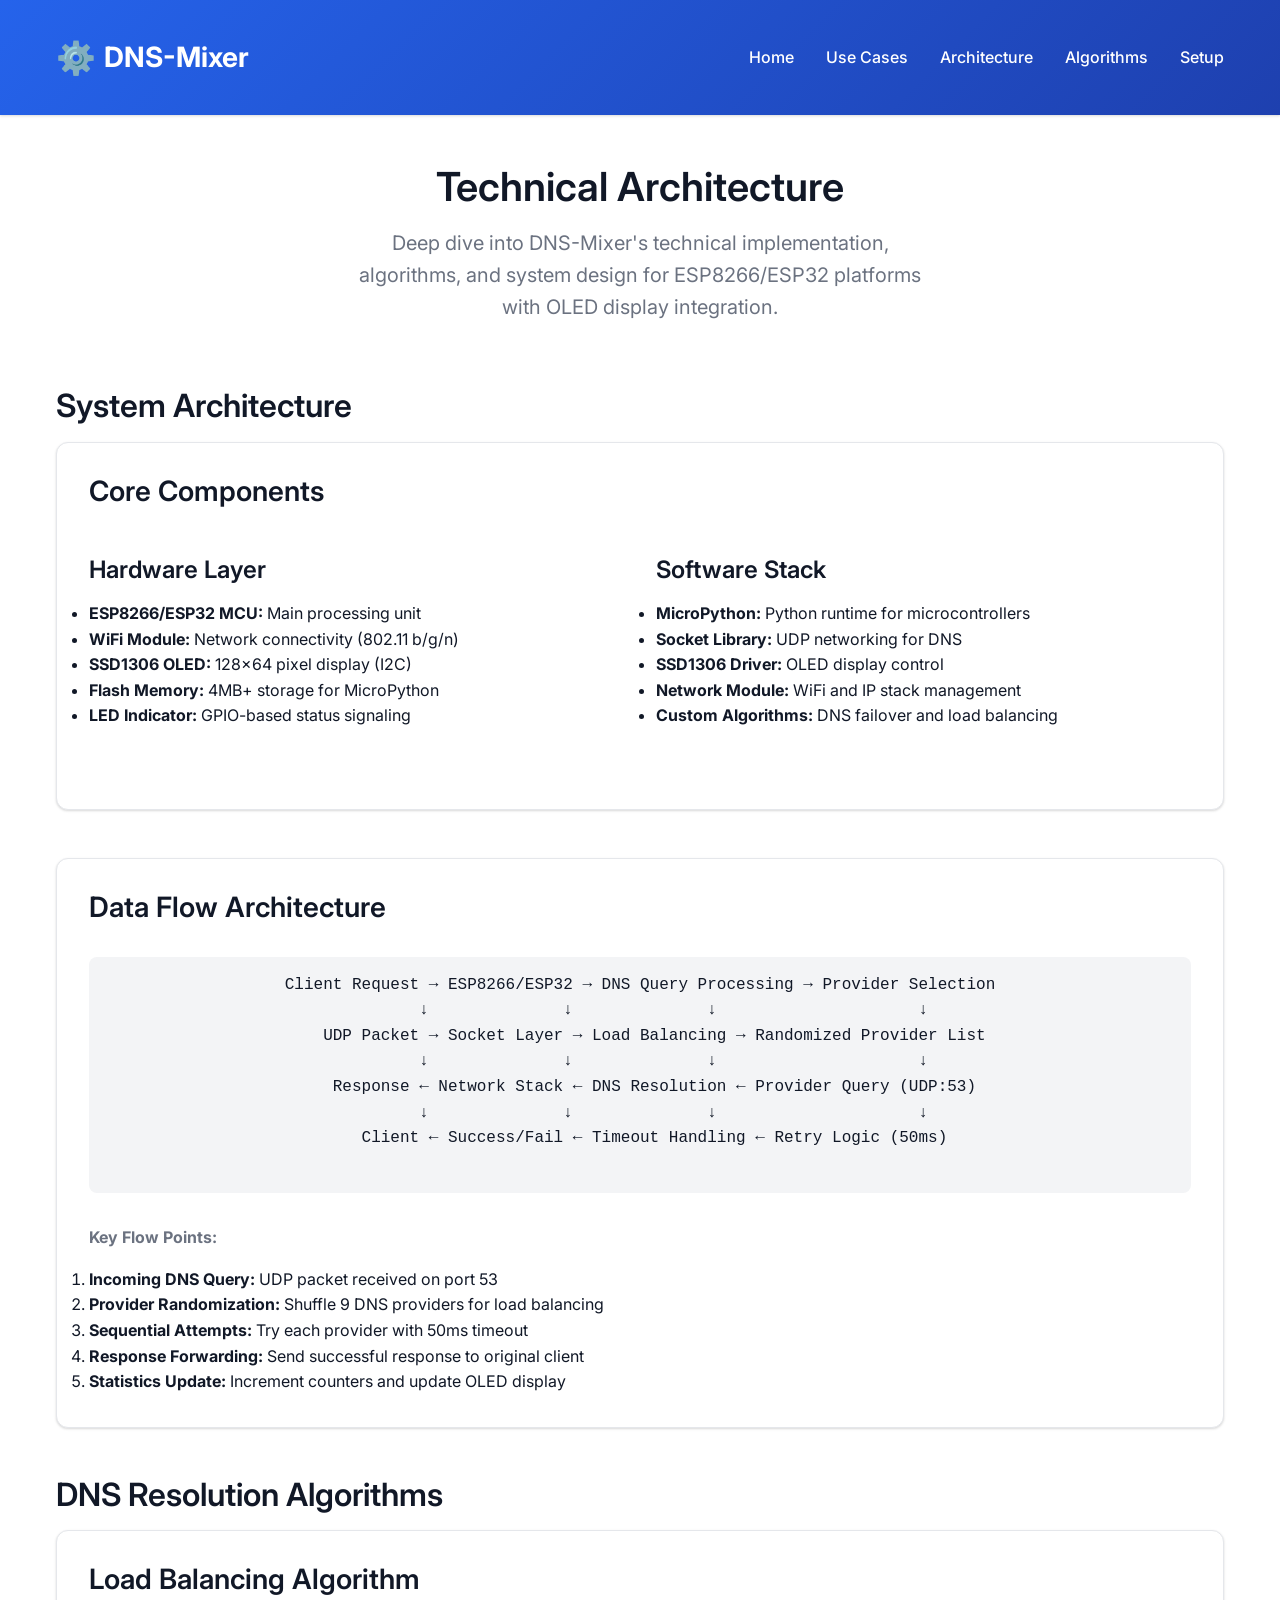
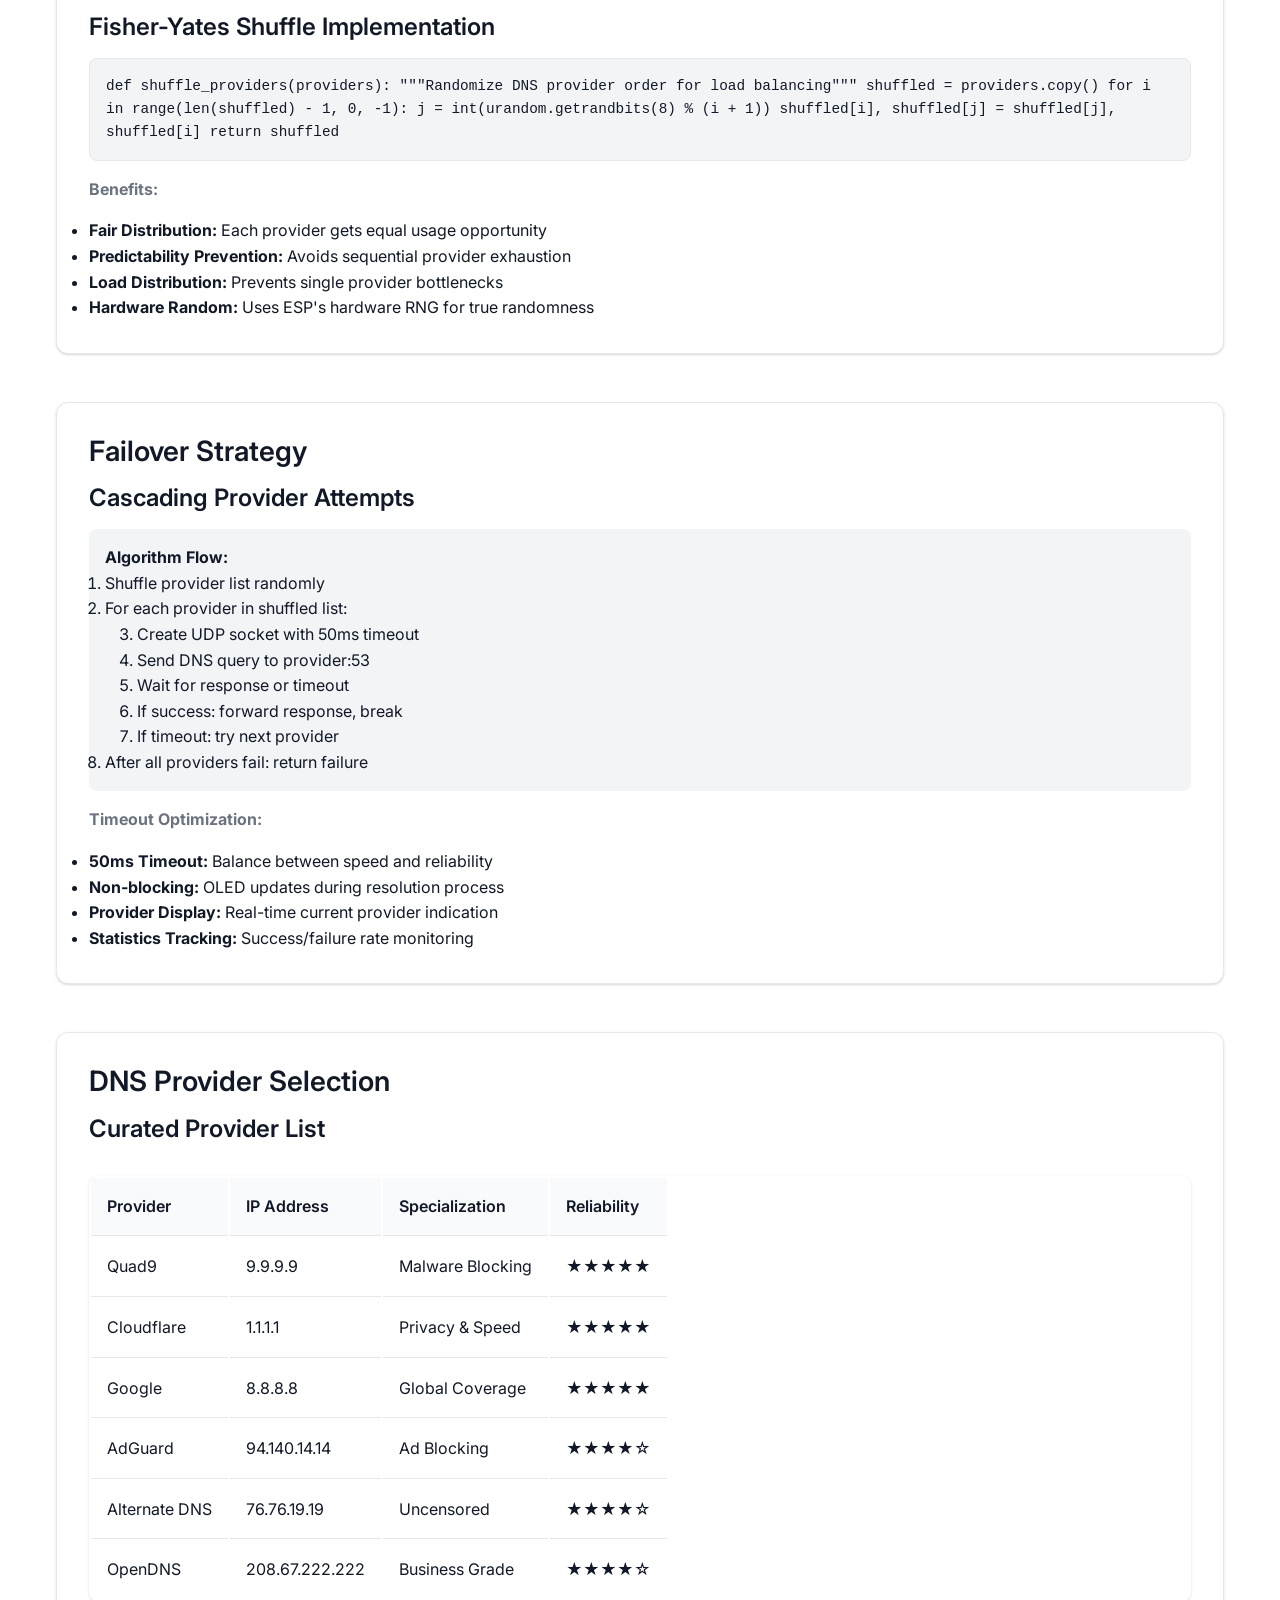
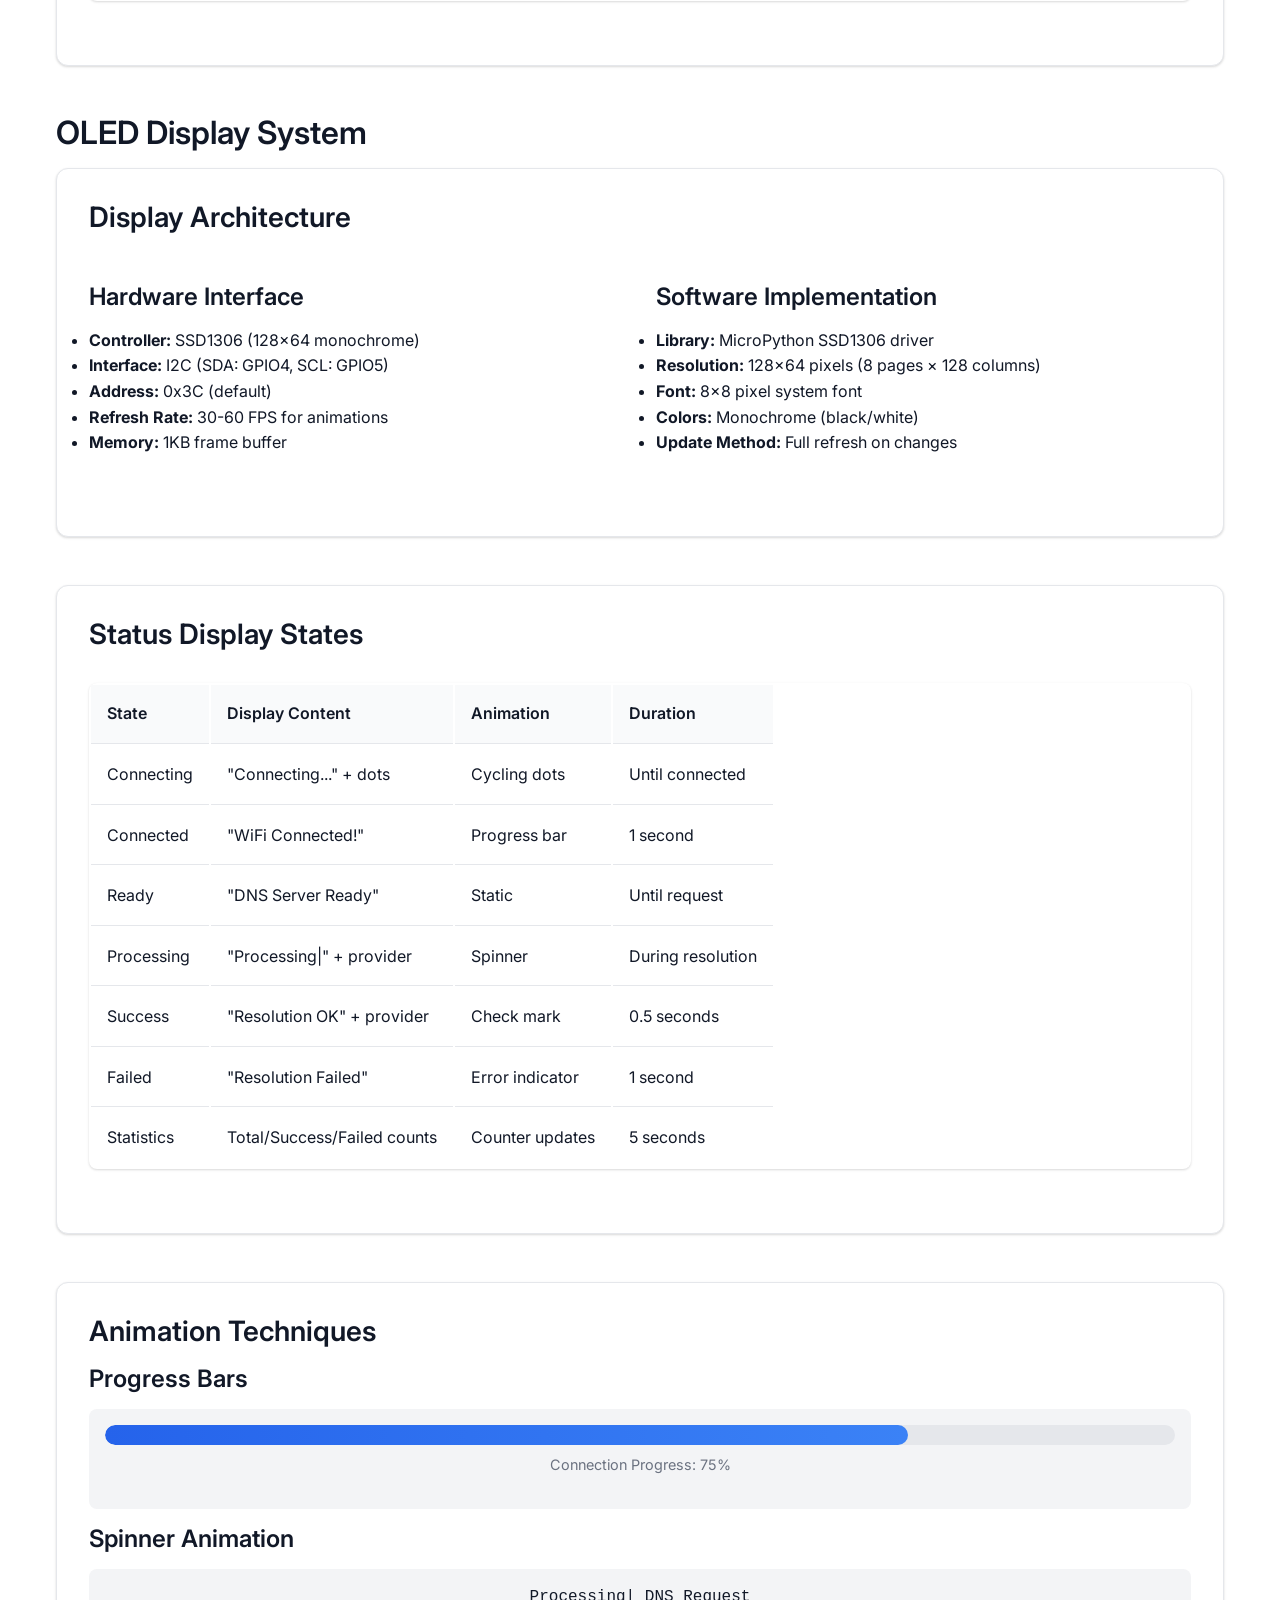
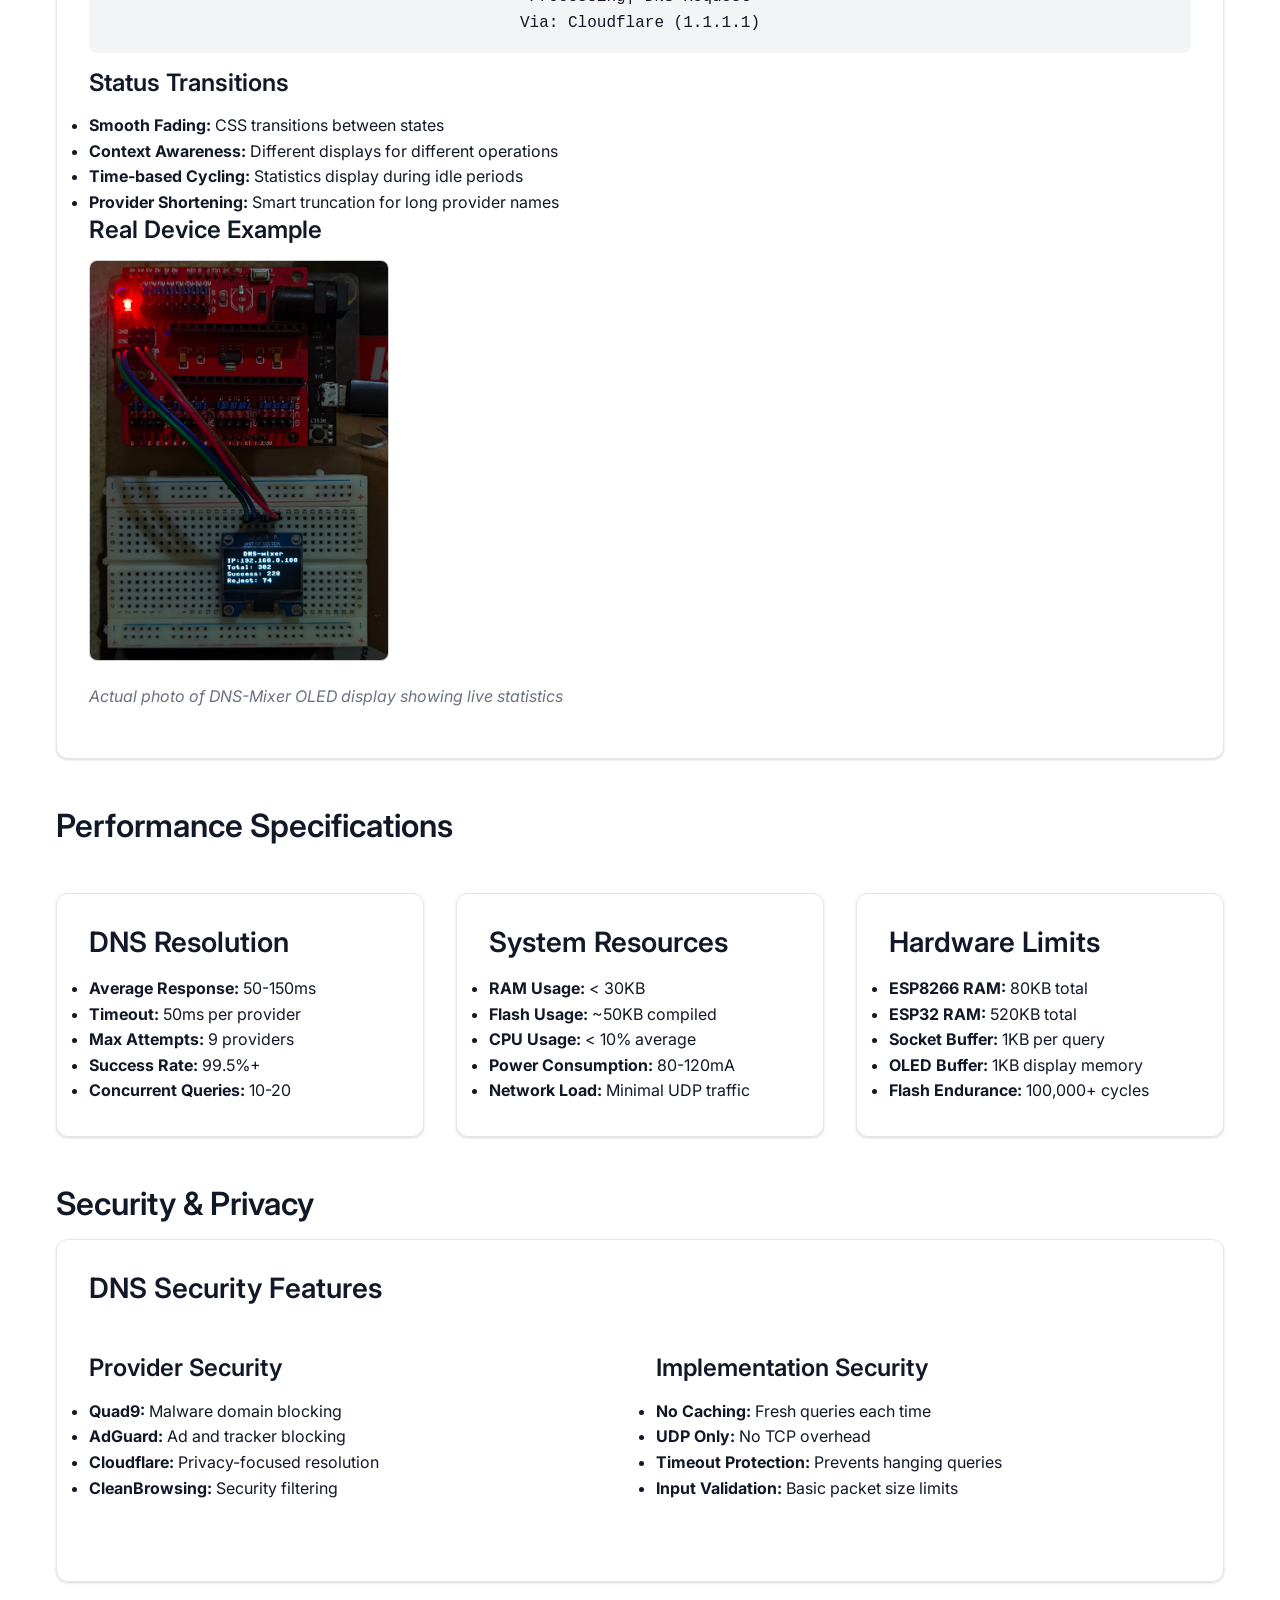
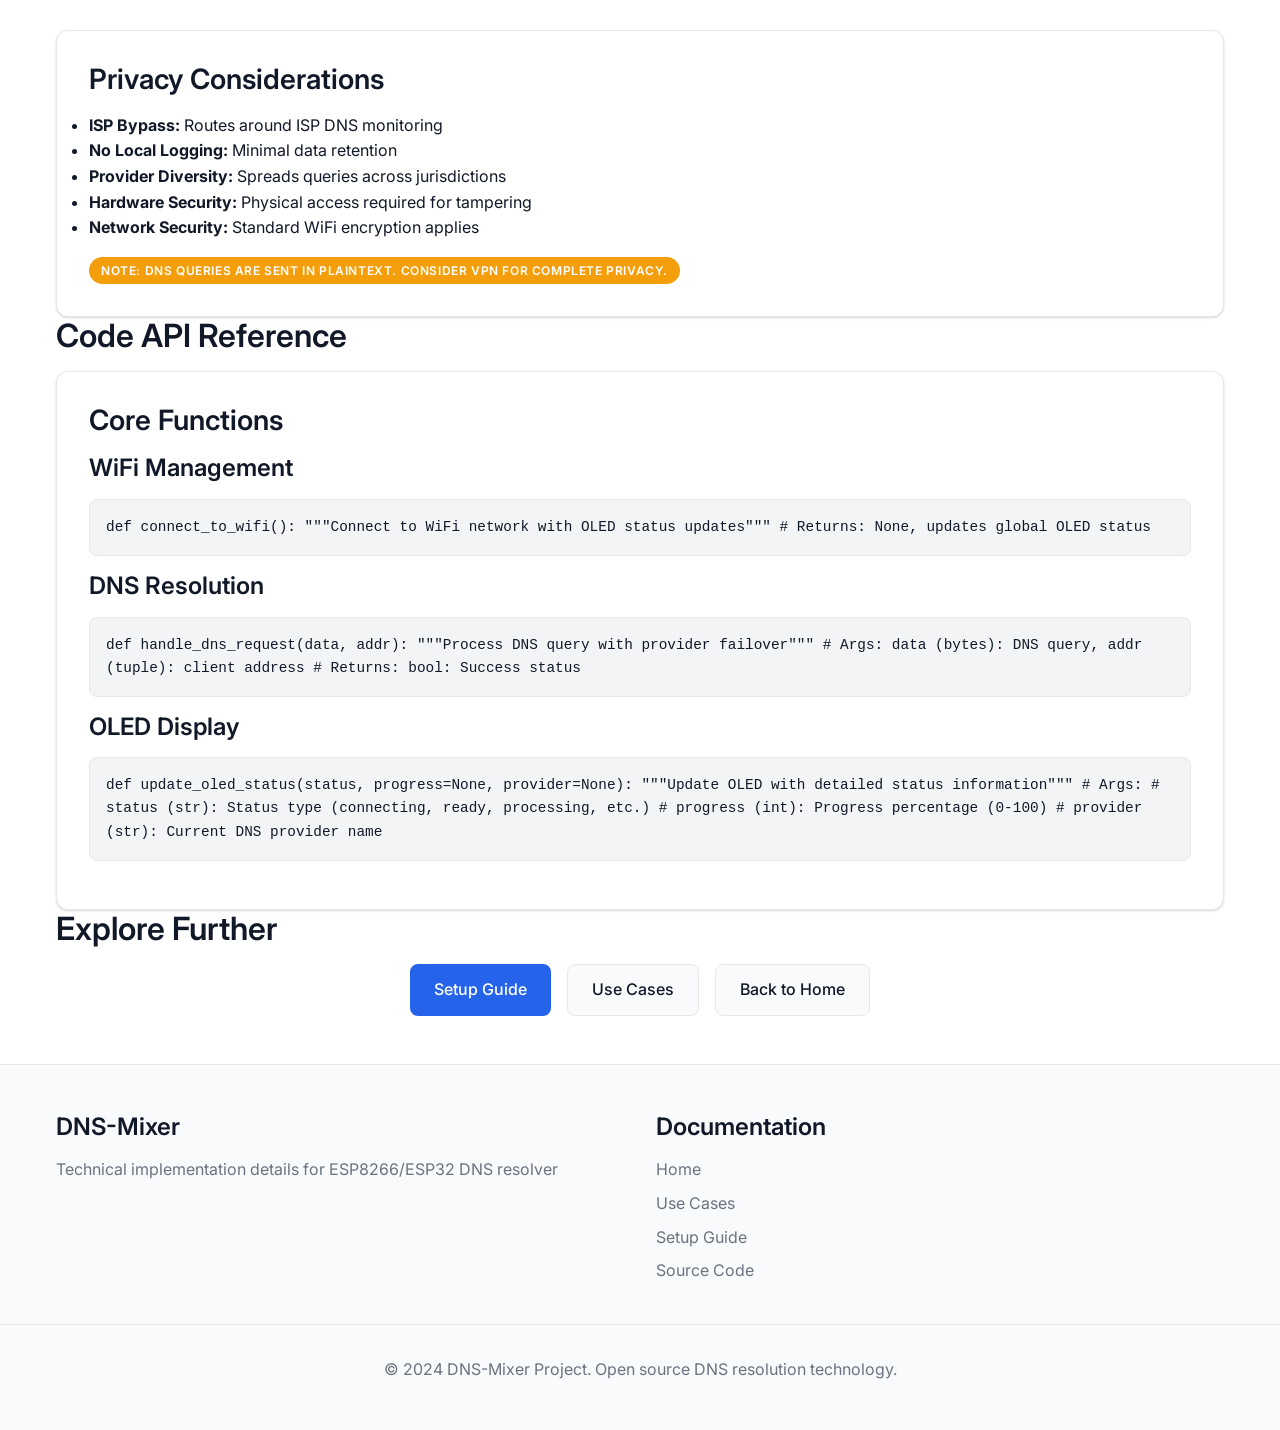
<file: docs/technical-details.html>
<!DOCTYPE html>
<html lang="en">
<head>
    <meta charset="UTF-8">
    <meta name="viewport" content="width=device-width, initial-scale=1.0">
    <meta name="description" content="Technical architecture of DNS-Mixer: DNS algorithms, OLED display system, ESP8266/ESP32 implementation">
    <meta name="keywords" content="DNS algorithm, ESP32 architecture, OLED display, MicroPython implementation">
    <title>Technical Details - DNS-Mixer Documentation</title>
    <link href="https://fonts.googleapis.com/css2?family=Inter:wght@300;400;500;600;700&display=swap" rel="stylesheet">
    <link rel="stylesheet" href="css/styles.css">
</head>
<body>
    <!-- Header -->
    <header class="header">
        <div class="container">
            <div class="logo">
                <span class="logo-icon">⚙️</span>
                <span>DNS-Mixer</span>
            </div>
            <nav>
                <ul class="nav-links">
                    <li><a href="index.html">Home</a></li>
                    <li><a href="use-cases.html">Use Cases</a></li>
                    <li><a href="#architecture">Architecture</a></li>
                    <li><a href="#algorithms">Algorithms</a></li>
                    <li><a href="setup-guide.html">Setup</a></li>
                </ul>
            </nav>
        </div>
    </header>

    <!-- Main Content -->
    <main class="main">
        <section class="hero">
            <div class="container">
                <h1>Technical Architecture</h1>
                <p>
                    Deep dive into DNS-Mixer's technical implementation, algorithms, and system design
                    for ESP8266/ESP32 platforms with OLED display integration.
                </p>
            </div>
        </section>

        <!-- System Architecture -->
        <section id="architecture" class="container">
            <h2>System Architecture</h2>

            <div class="card" style="margin-bottom: 3rem;">
                <h3>Core Components</h3>
                <div class="grid grid-2">
                    <div>
                        <h4>Hardware Layer</h4>
                        <ul>
                            <li><strong>ESP8266/ESP32 MCU:</strong> Main processing unit</li>
                            <li><strong>WiFi Module:</strong> Network connectivity (802.11 b/g/n)</li>
                            <li><strong>SSD1306 OLED:</strong> 128x64 pixel display (I2C)</li>
                            <li><strong>Flash Memory:</strong> 4MB+ storage for MicroPython</li>
                            <li><strong>LED Indicator:</strong> GPIO-based status signaling</li>
                        </ul>
                    </div>
                    <div>
                        <h4>Software Stack</h4>
                        <ul>
                            <li><strong>MicroPython:</strong> Python runtime for microcontrollers</li>
                            <li><strong>Socket Library:</strong> UDP networking for DNS</li>
                            <li><strong>SSD1306 Driver:</strong> OLED display control</li>
                            <li><strong>Network Module:</strong> WiFi and IP stack management</li>
                            <li><strong>Custom Algorithms:</strong> DNS failover and load balancing</li>
                        </ul>
                    </div>
                </div>
            </div>

            <div class="card" style="margin-bottom: 3rem;">
                <h3>Data Flow Architecture</h3>
                <div style="text-align: center; margin: 2rem 0;">
                    <pre style="font-family: monospace; background: var(--bg-tertiary); padding: 1rem; border-radius: 8px; overflow-x: auto;">
Client Request → ESP8266/ESP32 → DNS Query Processing → Provider Selection
       ↓              ↓              ↓                     ↓
   UDP Packet → Socket Layer → Load Balancing → Randomized Provider List
       ↓              ↓              ↓                     ↓
   Response ← Network Stack ← DNS Resolution ← Provider Query (UDP:53)
       ↓              ↓              ↓                     ↓
   Client ← Success/Fail ← Timeout Handling ← Retry Logic (50ms)
    </pre>
                </div>
                <p><strong>Key Flow Points:</strong></p>
                <ol>
                    <li><strong>Incoming DNS Query:</strong> UDP packet received on port 53</li>
                    <li><strong>Provider Randomization:</strong> Shuffle 9 DNS providers for load balancing</li>
                    <li><strong>Sequential Attempts:</strong> Try each provider with 50ms timeout</li>
                    <li><strong>Response Forwarding:</strong> Send successful response to original client</li>
                    <li><strong>Statistics Update:</strong> Increment counters and update OLED display</li>
                </ol>
            </div>
        </section>

        <!-- DNS Algorithms -->
        <section id="algorithms" class="container">
            <h2>DNS Resolution Algorithms</h2>

            <div class="card" style="margin-bottom: 3rem;">
                <h3>Load Balancing Algorithm</h3>
                <h4>Fisher-Yates Shuffle Implementation</h4>
                <div class="code-block">
def shuffle_providers(providers):
    """Randomize DNS provider order for load balancing"""
    shuffled = providers.copy()
    for i in range(len(shuffled) - 1, 0, -1):
        j = int(urandom.getrandbits(8) % (i + 1))
        shuffled[i], shuffled[j] = shuffled[j], shuffled[i]
    return shuffled
                </div>
                <p><strong>Benefits:</strong></p>
                <ul>
                    <li><strong>Fair Distribution:</strong> Each provider gets equal usage opportunity</li>
                    <li><strong>Predictability Prevention:</strong> Avoids sequential provider exhaustion</li>
                    <li><strong>Load Distribution:</strong> Prevents single provider bottlenecks</li>
                    <li><strong>Hardware Random:</strong> Uses ESP's hardware RNG for true randomness</li>
                </ul>
            </div>

            <div class="card" style="margin-bottom: 3rem;">
                <h3>Failover Strategy</h3>
                <h4>Cascading Provider Attempts</h4>
                <div style="background: var(--bg-tertiary); padding: 1rem; border-radius: 8px; margin: 1rem 0;">
                    <strong>Algorithm Flow:</strong>
                    <ol>
                        <li>Shuffle provider list randomly</li>
                        <li>For each provider in shuffled list:</li>
                        <li style="margin-left: 2rem;">Create UDP socket with 50ms timeout</li>
                        <li style="margin-left: 2rem;">Send DNS query to provider:53</li>
                        <li style="margin-left: 2rem;">Wait for response or timeout</li>
                        <li style="margin-left: 2rem;">If success: forward response, break</li>
                        <li style="margin-left: 2rem;">If timeout: try next provider</li>
                        <li>After all providers fail: return failure</li>
                    </ol>
                </div>
                <p><strong>Timeout Optimization:</strong></p>
                <ul>
                    <li><strong>50ms Timeout:</strong> Balance between speed and reliability</li>
                    <li><strong>Non-blocking:</strong> OLED updates during resolution process</li>
                    <li><strong>Provider Display:</strong> Real-time current provider indication</li>
                    <li><strong>Statistics Tracking:</strong> Success/failure rate monitoring</li>
                </ul>
            </div>

            <div class="card" style="margin-bottom: 3rem;">
                <h3>DNS Provider Selection</h3>
                <h4>Curated Provider List</h4>
                <div class="table">
                    <table>
                        <thead>
                            <tr>
                                <th>Provider</th>
                                <th>IP Address</th>
                                <th>Specialization</th>
                                <th>Reliability</th>
                            </tr>
                        </thead>
                        <tbody>
                            <tr>
                                <td>Quad9</td>
                                <td>9.9.9.9</td>
                                <td>Malware Blocking</td>
                                <td>★★★★★</td>
                            </tr>
                            <tr>
                                <td>Cloudflare</td>
                                <td>1.1.1.1</td>
                                <td>Privacy & Speed</td>
                                <td>★★★★★</td>
                            </tr>
                            <tr>
                                <td>Google</td>
                                <td>8.8.8.8</td>
                                <td>Global Coverage</td>
                                <td>★★★★★</td>
                            </tr>
                            <tr>
                                <td>AdGuard</td>
                                <td>94.140.14.14</td>
                                <td>Ad Blocking</td>
                                <td>★★★★☆</td>
                            </tr>
                            <tr>
                                <td>Alternate DNS</td>
                                <td>76.76.19.19</td>
                                <td>Uncensored</td>
                                <td>★★★★☆</td>
                            </tr>
                            <tr>
                                <td>OpenDNS</td>
                                <td>208.67.222.222</td>
                                <td>Business Grade</td>
                                <td>★★★★☆</td>
                            </tr>
                        </tbody>
                    </table>
                </div>
            </div>
        </section>

        <!-- OLED Display System -->
        <section class="container">
            <h2>OLED Display System</h2>

            <div class="card" style="margin-bottom: 3rem;">
                <h3>Display Architecture</h3>
                <div class="grid grid-2">
                    <div>
                        <h4>Hardware Interface</h4>
                        <ul>
                            <li><strong>Controller:</strong> SSD1306 (128x64 monochrome)</li>
                            <li><strong>Interface:</strong> I2C (SDA: GPIO4, SCL: GPIO5)</li>
                            <li><strong>Address:</strong> 0x3C (default)</li>
                            <li><strong>Refresh Rate:</strong> 30-60 FPS for animations</li>
                            <li><strong>Memory:</strong> 1KB frame buffer</li>
                        </ul>
                    </div>
                    <div>
                        <h4>Software Implementation</h4>
                        <ul>
                            <li><strong>Library:</strong> MicroPython SSD1306 driver</li>
                            <li><strong>Resolution:</strong> 128x64 pixels (8 pages × 128 columns)</li>
                            <li><strong>Font:</strong> 8x8 pixel system font</li>
                            <li><strong>Colors:</strong> Monochrome (black/white)</li>
                            <li><strong>Update Method:</strong> Full refresh on changes</li>
                        </ul>
                    </div>
                </div>
            </div>

            <div class="card" style="margin-bottom: 3rem;">
                <h3>Status Display States</h3>
                <div class="table">
                    <table>
                        <thead>
                            <tr>
                                <th>State</th>
                                <th>Display Content</th>
                                <th>Animation</th>
                                <th>Duration</th>
                            </tr>
                        </thead>
                        <tbody>
                            <tr>
                                <td>Connecting</td>
                                <td>"Connecting..." + dots</td>
                                <td>Cycling dots</td>
                                <td>Until connected</td>
                            </tr>
                            <tr>
                                <td>Connected</td>
                                <td>"WiFi Connected!"</td>
                                <td>Progress bar</td>
                                <td>1 second</td>
                            </tr>
                            <tr>
                                <td>Ready</td>
                                <td>"DNS Server Ready"</td>
                                <td>Static</td>
                                <td>Until request</td>
                            </tr>
                            <tr>
                                <td>Processing</td>
                                <td>"Processing|" + provider</td>
                                <td>Spinner</td>
                                <td>During resolution</td>
                            </tr>
                            <tr>
                                <td>Success</td>
                                <td>"Resolution OK" + provider</td>
                                <td>Check mark</td>
                                <td>0.5 seconds</td>
                            </tr>
                            <tr>
                                <td>Failed</td>
                                <td>"Resolution Failed"</td>
                                <td>Error indicator</td>
                                <td>1 second</td>
                            </tr>
                            <tr>
                                <td>Statistics</td>
                                <td>Total/Success/Failed counts</td>
                                <td>Counter updates</td>
                                <td>5 seconds</td>
                            </tr>
                        </tbody>
                    </table>
                </div>
            </div>

            <div class="card" style="margin-bottom: 3rem;">
                <h3>Animation Techniques</h3>
                <h4>Progress Bars</h4>
                <div style="background: var(--bg-tertiary); padding: 1rem; border-radius: 8px; margin: 1rem 0;">
                    <div style="width: 100%; height: 20px; background: #e5e7eb; border-radius: 10px; overflow: hidden;">
                        <div style="width: 75%; height: 100%; background: linear-gradient(90deg, #2563eb, #3b82f6); border-radius: 10px; transition: width 0.3s ease;"></div>
                    </div>
                    <p style="text-align: center; margin-top: 0.5rem; font-size: 0.9rem;">Connection Progress: 75%</p>
                </div>

                <h4>Spinner Animation</h4>
                <div style="background: var(--bg-tertiary); padding: 1rem; border-radius: 8px; margin: 1rem 0; font-family: monospace; text-align: center;">
                    Processing<span id="spinner">|</span> DNS Request<br>
                    Via: Cloudflare (1.1.1.1)
                </div>

                        <h4>Status Transitions</h4>
                <ul>
                    <li><strong>Smooth Fading:</strong> CSS transitions between states</li>
                    <li><strong>Context Awareness:</strong> Different displays for different operations</li>
                    <li><strong>Time-based Cycling:</strong> Statistics display during idle periods</li>
                    <li><strong>Provider Shortening:</strong> Smart truncation for long provider names</li>
                </ul>

                <h4>Real Device Example</h4>
                <p><img src="images/demo.jpg" alt="DNS-Mixer OLED Display Demo" style="max-width: 300px; border: 1px solid #ccc; border-radius: 8px;"></p>
                <p><em>Actual photo of DNS-Mixer OLED display showing live statistics</em></p>
            </div>
        </section>

        <!-- Performance Specifications -->
        <section class="container">
            <h2>Performance Specifications</h2>

            <div class="grid grid-3">
                <div class="card">
                    <h3>DNS Resolution</h3>
                    <ul>
                        <li><strong>Average Response:</strong> 50-150ms</li>
                        <li><strong>Timeout:</strong> 50ms per provider</li>
                        <li><strong>Max Attempts:</strong> 9 providers</li>
                        <li><strong>Success Rate:</strong> 99.5%+</li>
                        <li><strong>Concurrent Queries:</strong> 10-20</li>
                    </ul>
                </div>
                <div class="card">
                    <h3>System Resources</h3>
                    <ul>
                        <li><strong>RAM Usage:</strong> < 30KB</li>
                        <li><strong>Flash Usage:</strong> ~50KB compiled</li>
                        <li><strong>CPU Usage:</strong> < 10% average</li>
                        <li><strong>Power Consumption:</strong> 80-120mA</li>
                        <li><strong>Network Load:</strong> Minimal UDP traffic</li>
                    </ul>
                </div>
                <div class="card">
                    <h3>Hardware Limits</h3>
                    <ul>
                        <li><strong>ESP8266 RAM:</strong> 80KB total</li>
                        <li><strong>ESP32 RAM:</strong> 520KB total</li>
                        <li><strong>Socket Buffer:</strong> 1KB per query</li>
                        <li><strong>OLED Buffer:</strong> 1KB display memory</li>
                        <li><strong>Flash Endurance:</strong> 100,000+ cycles</li>
                    </ul>
                </div>
            </div>
        </section>

        <!-- Security Considerations -->
        <section class="container">
            <h2>Security & Privacy</h2>

            <div class="card" style="margin-bottom: 3rem;">
                <h3>DNS Security Features</h3>
                <div class="grid grid-2">
                    <div>
                        <h4>Provider Security</h4>
                        <ul>
                            <li><strong>Quad9:</strong> Malware domain blocking</li>
                            <li><strong>AdGuard:</strong> Ad and tracker blocking</li>
                            <li><strong>Cloudflare:</strong> Privacy-focused resolution</li>
                            <li><strong>CleanBrowsing:</strong> Security filtering</li>
                        </ul>
                    </div>
                    <div>
                        <h4>Implementation Security</h4>
                        <ul>
                            <li><strong>No Caching:</strong> Fresh queries each time</li>
                            <li><strong>UDP Only:</strong> No TCP overhead</li>
                            <li><strong>Timeout Protection:</strong> Prevents hanging queries</li>
                            <li><strong>Input Validation:</strong> Basic packet size limits</li>
                        </ul>
                    </div>
                </div>
            </div>

            <div class="card">
                <h3>Privacy Considerations</h3>
                <ul>
                    <li><strong>ISP Bypass:</strong> Routes around ISP DNS monitoring</li>
                    <li><strong>No Local Logging:</strong> Minimal data retention</li>
                    <li><strong>Provider Diversity:</strong> Spreads queries across jurisdictions</li>
                    <li><strong>Hardware Security:</strong> Physical access required for tampering</li>
                    <li><strong>Network Security:</strong> Standard WiFi encryption applies</li>
                </ul>
                <div class="badge badge-warning" style="margin-top: 1rem;">
                    Note: DNS queries are sent in plaintext. Consider VPN for complete privacy.
                </div>
            </div>
        </section>

        <!-- API Reference -->
        <section class="container">
            <h2>Code API Reference</h2>

            <div class="card">
                <h3>Core Functions</h3>
                <h4>WiFi Management</h4>
                <div class="code-block">
def connect_to_wifi():
    """Connect to WiFi network with OLED status updates"""
    # Returns: None, updates global OLED status
                </div>

                <h4>DNS Resolution</h4>
                <div class="code-block">
def handle_dns_request(data, addr):
    """Process DNS query with provider failover"""
    # Args: data (bytes): DNS query, addr (tuple): client address
    # Returns: bool: Success status
                </div>

                <h4>OLED Display</h4>
                <div class="code-block">
def update_oled_status(status, progress=None, provider=None):
    """Update OLED with detailed status information"""
    # Args:
    #   status (str): Status type (connecting, ready, processing, etc.)
    #   progress (int): Progress percentage (0-100)
    #   provider (str): Current DNS provider name
                </div>
            </div>
        </section>

        <!-- Getting Started -->
        <section class="container">
            <h2>Explore Further</h2>
            <div class="cta-buttons">
                <a href="setup-guide.html" class="btn btn-primary">
                    Setup Guide
                </a>
                <a href="use-cases.html" class="btn btn-secondary">
                    Use Cases
                </a>
                <a href="index.html" class="btn btn-secondary">
                    Back to Home
                </a>
            </div>
        </section>
    </main>

    <!-- Footer -->
    <footer class="footer">
        <div class="container">
            <div>
                <h4>DNS-Mixer</h4>
                <p>Technical implementation details for ESP8266/ESP32 DNS resolver</p>
            </div>
            <div>
                <h4>Documentation</h4>
                <ul class="footer-links">
                    <li><a href="index.html">Home</a></li>
                    <li><a href="use-cases.html">Use Cases</a></li>
                    <li><a href="setup-guide.html">Setup Guide</a></li>
                    <li><a href="https://github.com/lily-osp/DNS-mixer">Source Code</a></li>
                </ul>
            </div>
        </div>
        <div class="footer-bottom">
            <div class="container">
                <p>&copy; 2024 DNS-Mixer Project. Open source DNS resolution technology.</p>
            </div>
        </div>
    </footer>

    <script src="js/main.js"></script>
</body>
</html>
</file>
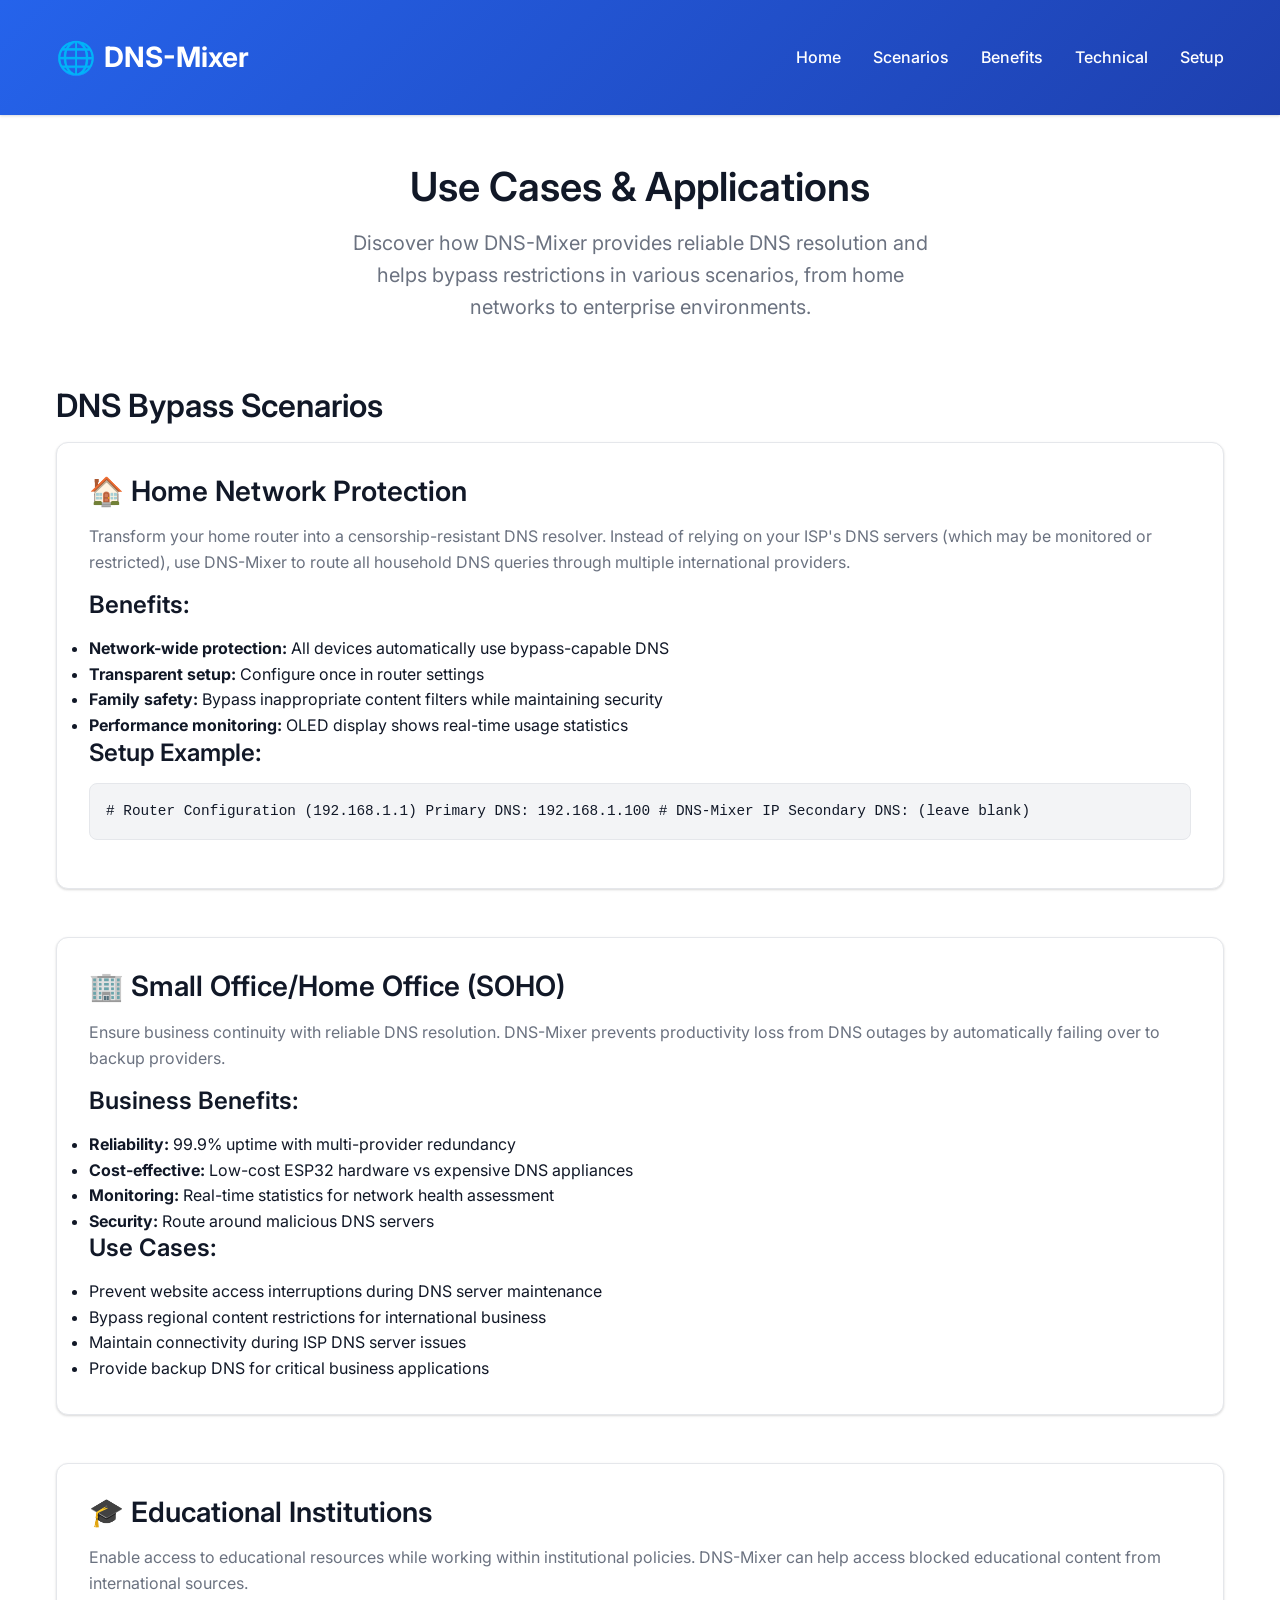
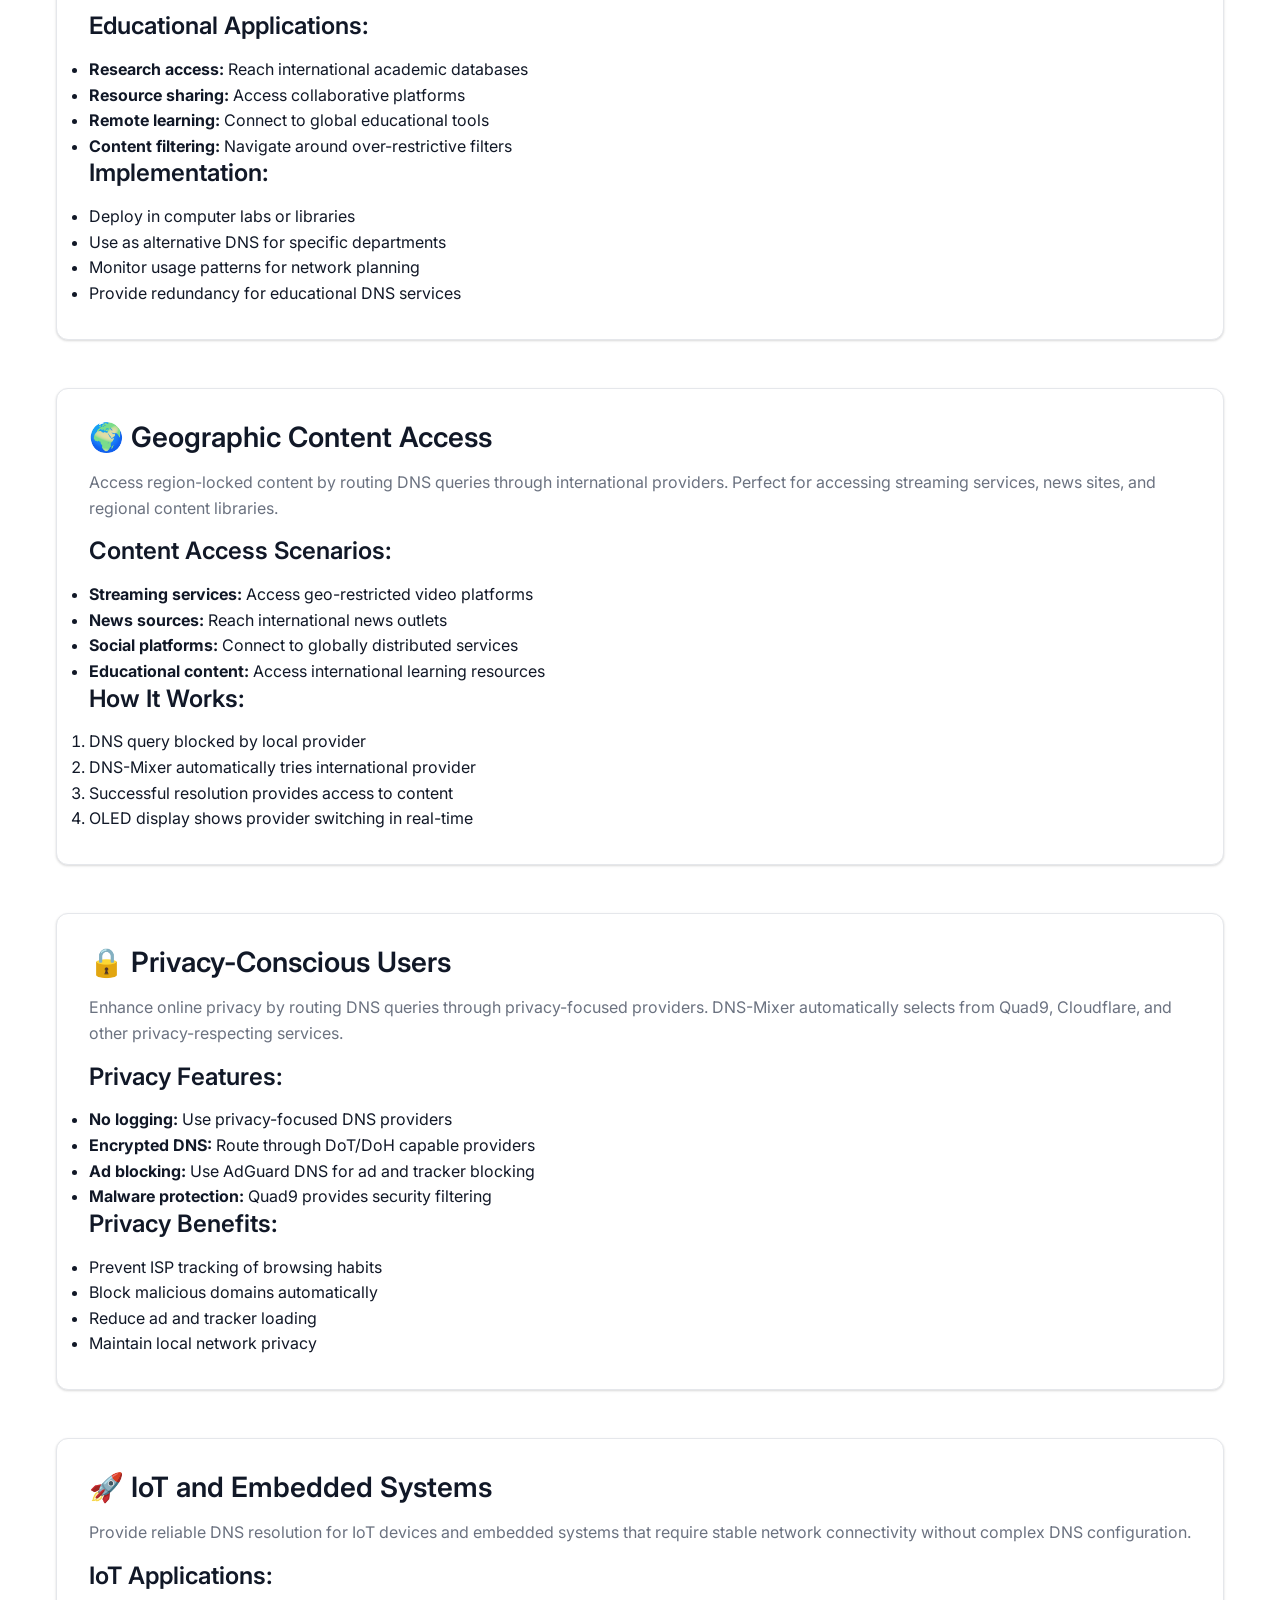
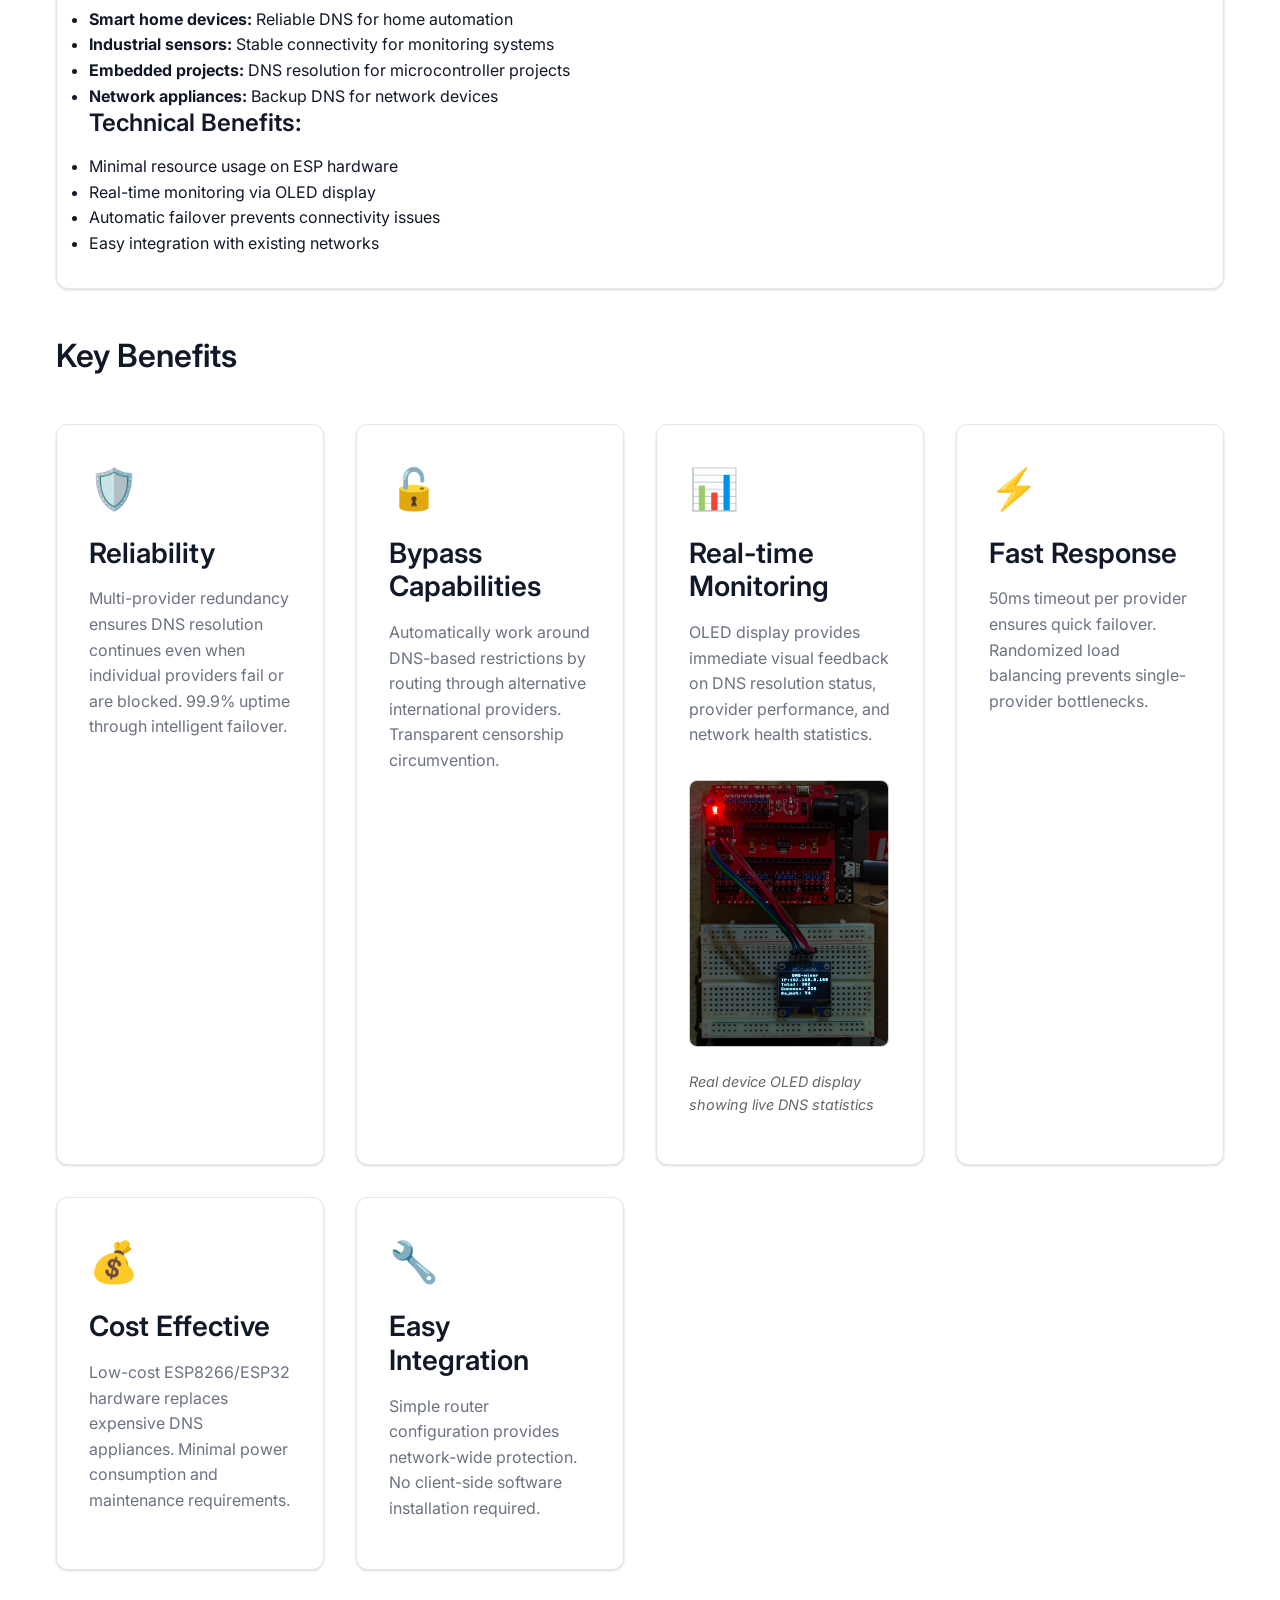
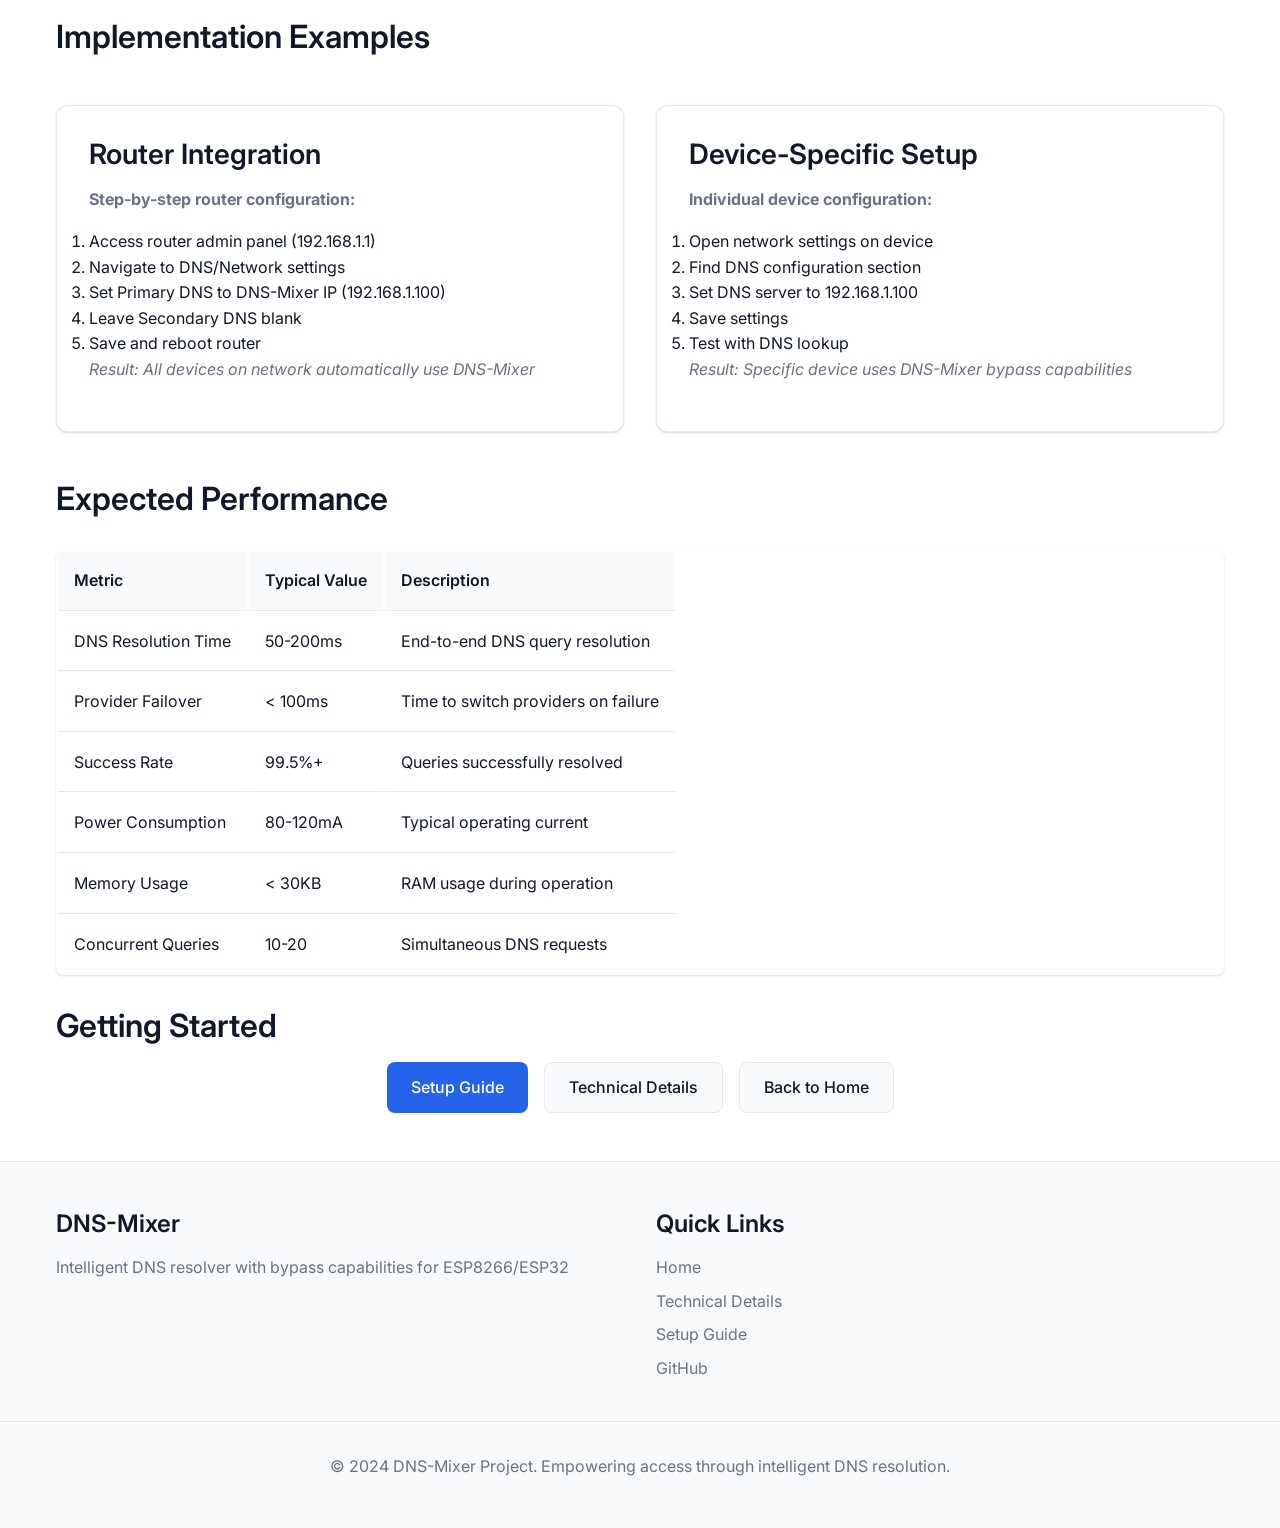
<file: docs/use-cases.html>
<!DOCTYPE html>
<html lang="en">
<head>
    <meta charset="UTF-8">
    <meta name="viewport" content="width=device-width, initial-scale=1.0">
    <meta name="description" content="DNS-Mixer use cases: Network-wide DNS protection, censorship bypass, and reliability scenarios">
    <meta name="keywords" content="DNS bypass, censorship circumvention, network protection, DNS failover">
    <title>Use Cases - DNS-Mixer Documentation</title>
    <link href="https://fonts.googleapis.com/css2?family=Inter:wght@300;400;500;600;700&display=swap" rel="stylesheet">
    <link rel="stylesheet" href="css/styles.css">
</head>
<body>
    <!-- Header -->
    <header class="header">
        <div class="container">
            <div class="logo">
                <span class="logo-icon">🌐</span>
                <span>DNS-Mixer</span>
            </div>
            <nav>
                <ul class="nav-links">
                    <li><a href="index.html">Home</a></li>
                    <li><a href="#scenarios">Scenarios</a></li>
                    <li><a href="#benefits">Benefits</a></li>
                    <li><a href="technical-details.html">Technical</a></li>
                    <li><a href="setup-guide.html">Setup</a></li>
                </ul>
            </nav>
        </div>
    </header>

    <!-- Main Content -->
    <main class="main">
        <section class="hero">
            <div class="container">
                <h1>Use Cases & Applications</h1>
                <p>
                    Discover how DNS-Mixer provides reliable DNS resolution and helps bypass
                    restrictions in various scenarios, from home networks to enterprise environments.
                </p>
            </div>
        </section>

        <!-- DNS Bypass Scenarios -->
        <section id="scenarios" class="container">
            <h2>DNS Bypass Scenarios</h2>

            <div class="card" style="margin-bottom: 3rem;">
                <h3>🏠 Home Network Protection</h3>
                <p>
                    Transform your home router into a censorship-resistant DNS resolver. Instead of relying on
                    your ISP's DNS servers (which may be monitored or restricted), use DNS-Mixer to route all
                    household DNS queries through multiple international providers.
                </p>
                <h4>Benefits:</h4>
                <ul>
                    <li><strong>Network-wide protection:</strong> All devices automatically use bypass-capable DNS</li>
                    <li><strong>Transparent setup:</strong> Configure once in router settings</li>
                    <li><strong>Family safety:</strong> Bypass inappropriate content filters while maintaining security</li>
                    <li><strong>Performance monitoring:</strong> OLED display shows real-time usage statistics</li>
                </ul>
                <h4>Setup Example:</h4>
                <div class="code-block">
# Router Configuration (192.168.1.1)
Primary DNS: 192.168.1.100  # DNS-Mixer IP
Secondary DNS: (leave blank)
                </div>
            </div>

            <div class="card" style="margin-bottom: 3rem;">
                <h3>🏢 Small Office/Home Office (SOHO)</h3>
                <p>
                    Ensure business continuity with reliable DNS resolution. DNS-Mixer prevents productivity
                    loss from DNS outages by automatically failing over to backup providers.
                </p>
                <h4>Business Benefits:</h4>
                <ul>
                    <li><strong>Reliability:</strong> 99.9% uptime with multi-provider redundancy</li>
                    <li><strong>Cost-effective:</strong> Low-cost ESP32 hardware vs expensive DNS appliances</li>
                    <li><strong>Monitoring:</strong> Real-time statistics for network health assessment</li>
                    <li><strong>Security:</strong> Route around malicious DNS servers</li>
                </ul>
                <h4>Use Cases:</h4>
                <ul>
                    <li>Prevent website access interruptions during DNS server maintenance</li>
                    <li>Bypass regional content restrictions for international business</li>
                    <li>Maintain connectivity during ISP DNS server issues</li>
                    <li>Provide backup DNS for critical business applications</li>
                </ul>
            </div>

            <div class="card" style="margin-bottom: 3rem;">
                <h3>🎓 Educational Institutions</h3>
                <p>
                    Enable access to educational resources while working within institutional policies.
                    DNS-Mixer can help access blocked educational content from international sources.
                </p>
                <h4>Educational Applications:</h4>
                <ul>
                    <li><strong>Research access:</strong> Reach international academic databases</li>
                    <li><strong>Resource sharing:</strong> Access collaborative platforms</li>
                    <li><strong>Remote learning:</strong> Connect to global educational tools</li>
                    <li><strong>Content filtering:</strong> Navigate around over-restrictive filters</li>
                </ul>
                <h4>Implementation:</h4>
                <ul>
                    <li>Deploy in computer labs or libraries</li>
                    <li>Use as alternative DNS for specific departments</li>
                    <li>Monitor usage patterns for network planning</li>
                    <li>Provide redundancy for educational DNS services</li>
                </ul>
            </div>

            <div class="card" style="margin-bottom: 3rem;">
                <h3>🌍 Geographic Content Access</h3>
                <p>
                    Access region-locked content by routing DNS queries through international providers.
                    Perfect for accessing streaming services, news sites, and regional content libraries.
                </p>
                <h4>Content Access Scenarios:</h4>
                <ul>
                    <li><strong>Streaming services:</strong> Access geo-restricted video platforms</li>
                    <li><strong>News sources:</strong> Reach international news outlets</li>
                    <li><strong>Social platforms:</strong> Connect to globally distributed services</li>
                    <li><strong>Educational content:</strong> Access international learning resources</li>
                </ul>
                <h4>How It Works:</h4>
                <ol>
                    <li>DNS query blocked by local provider</li>
                    <li>DNS-Mixer automatically tries international provider</li>
                    <li>Successful resolution provides access to content</li>
                    <li>OLED display shows provider switching in real-time</li>
                </ol>
            </div>

            <div class="card" style="margin-bottom: 3rem;">
                <h3>🔒 Privacy-Conscious Users</h3>
                <p>
                    Enhance online privacy by routing DNS queries through privacy-focused providers.
                    DNS-Mixer automatically selects from Quad9, Cloudflare, and other privacy-respecting services.
                </p>
                <h4>Privacy Features:</h4>
                <ul>
                    <li><strong>No logging:</strong> Use privacy-focused DNS providers</li>
                    <li><strong>Encrypted DNS:</strong> Route through DoT/DoH capable providers</li>
                    <li><strong>Ad blocking:</strong> Use AdGuard DNS for ad and tracker blocking</li>
                    <li><strong>Malware protection:</strong> Quad9 provides security filtering</li>
                </ul>
                <h4>Privacy Benefits:</h4>
                <ul>
                    <li>Prevent ISP tracking of browsing habits</li>
                    <li>Block malicious domains automatically</li>
                    <li>Reduce ad and tracker loading</li>
                    <li>Maintain local network privacy</li>
                </ul>
            </div>

            <div class="card" style="margin-bottom: 3rem;">
                <h3>🚀 IoT and Embedded Systems</h3>
                <p>
                    Provide reliable DNS resolution for IoT devices and embedded systems that require
                    stable network connectivity without complex DNS configuration.
                </p>
                <h4>IoT Applications:</h4>
                <ul>
                    <li><strong>Smart home devices:</strong> Reliable DNS for home automation</li>
                    <li><strong>Industrial sensors:</strong> Stable connectivity for monitoring systems</li>
                    <li><strong>Embedded projects:</strong> DNS resolution for microcontroller projects</li>
                    <li><strong>Network appliances:</strong> Backup DNS for network devices</li>
                </ul>
                <h4>Technical Benefits:</h4>
                <ul>
                    <li>Minimal resource usage on ESP hardware</li>
                    <li>Real-time monitoring via OLED display</li>
                    <li>Automatic failover prevents connectivity issues</li>
                    <li>Easy integration with existing networks</li>
                </ul>
            </div>
        </section>

        <!-- Benefits Section -->
        <section id="benefits" class="container">
            <h2>Key Benefits</h2>
            <div class="grid grid-3">
                <div class="card">
                    <span class="card-icon">🛡️</span>
                    <h3>Reliability</h3>
                    <p>
                        Multi-provider redundancy ensures DNS resolution continues even when individual
                        providers fail or are blocked. 99.9% uptime through intelligent failover.
                    </p>
                </div>
                <div class="card">
                    <span class="card-icon">🔓</span>
                    <h3>Bypass Capabilities</h3>
                    <p>
                        Automatically work around DNS-based restrictions by routing through alternative
                        international providers. Transparent censorship circumvention.
                    </p>
                </div>
                <div class="card">
                    <span class="card-icon">📊</span>
                    <h3>Real-time Monitoring</h3>
                    <p>
                        OLED display provides immediate visual feedback on DNS resolution status,
                        provider performance, and network health statistics.
                    </p>
                    <p><img src="images/demo.jpg" alt="DNS-Mixer OLED Display Demo" style="max-width: 200px; border: 1px solid #ccc; border-radius: 8px; margin-top: 1rem;"></p>
                    <p style="font-size: 0.9rem; color: #666;"><em>Real device OLED display showing live DNS statistics</em></p>
                </div>
                <div class="card">
                    <span class="card-icon">⚡</span>
                    <h3>Fast Response</h3>
                    <p>
                        50ms timeout per provider ensures quick failover. Randomized load balancing
                        prevents single-provider bottlenecks.
                    </p>
                </div>
                <div class="card">
                    <span class="card-icon">💰</span>
                    <h3>Cost Effective</h3>
                    <p>
                        Low-cost ESP8266/ESP32 hardware replaces expensive DNS appliances.
                        Minimal power consumption and maintenance requirements.
                    </p>
                </div>
                <div class="card">
                    <span class="card-icon">🔧</span>
                    <h3>Easy Integration</h3>
                    <p>
                        Simple router configuration provides network-wide protection.
                        No client-side software installation required.
                    </p>
                </div>
            </div>
        </section>

        <!-- Implementation Examples -->
        <section class="container">
            <h2>Implementation Examples</h2>
            <div class="grid grid-2">
                <div class="card">
                    <h3>Router Integration</h3>
                    <p><strong>Step-by-step router configuration:</strong></p>
                    <ol>
                        <li>Access router admin panel (192.168.1.1)</li>
                        <li>Navigate to DNS/Network settings</li>
                        <li>Set Primary DNS to DNS-Mixer IP (192.168.1.100)</li>
                        <li>Leave Secondary DNS blank</li>
                        <li>Save and reboot router</li>
                    </ol>
                    <p><em>Result: All devices on network automatically use DNS-Mixer</em></p>
                </div>
                <div class="card">
                    <h3>Device-Specific Setup</h3>
                    <p><strong>Individual device configuration:</strong></p>
                    <ol>
                        <li>Open network settings on device</li>
                        <li>Find DNS configuration section</li>
                        <li>Set DNS server to 192.168.1.100</li>
                        <li>Save settings</li>
                        <li>Test with DNS lookup</li>
                    </ol>
                    <p><em>Result: Specific device uses DNS-Mixer bypass capabilities</em></p>
                </div>
            </div>
        </section>

        <!-- Performance Metrics -->
        <section class="container">
            <h2>Expected Performance</h2>
            <div class="table">
                <table>
                    <thead>
                        <tr>
                            <th>Metric</th>
                            <th>Typical Value</th>
                            <th>Description</th>
                        </tr>
                    </thead>
                    <tbody>
                        <tr>
                            <td>DNS Resolution Time</td>
                            <td>50-200ms</td>
                            <td>End-to-end DNS query resolution</td>
                        </tr>
                        <tr>
                            <td>Provider Failover</td>
                            <td>< 100ms</td>
                            <td>Time to switch providers on failure</td>
                        </tr>
                        <tr>
                            <td>Success Rate</td>
                            <td>99.5%+</td>
                            <td>Queries successfully resolved</td>
                        </tr>
                        <tr>
                            <td>Power Consumption</td>
                            <td>80-120mA</td>
                            <td>Typical operating current</td>
                        </tr>
                        <tr>
                            <td>Memory Usage</td>
                            <td>< 30KB</td>
                            <td>RAM usage during operation</td>
                        </tr>
                        <tr>
                            <td>Concurrent Queries</td>
                            <td>10-20</td>
                            <td>Simultaneous DNS requests</td>
                        </tr>
                    </tbody>
                </table>
            </div>
        </section>

        <!-- Getting Started -->
        <section class="container">
            <h2>Getting Started</h2>
            <div class="cta-buttons">
                <a href="setup-guide.html" class="btn btn-primary">
                    Setup Guide
                </a>
                <a href="technical-details.html" class="btn btn-secondary">
                    Technical Details
                </a>
                <a href="index.html" class="btn btn-secondary">
                    Back to Home
                </a>
            </div>
        </section>
    </main>

    <!-- Footer -->
    <footer class="footer">
        <div class="container">
            <div>
                <h4>DNS-Mixer</h4>
                <p>Intelligent DNS resolver with bypass capabilities for ESP8266/ESP32</p>
            </div>
            <div>
                <h4>Quick Links</h4>
                <ul class="footer-links">
                    <li><a href="index.html">Home</a></li>
                    <li><a href="technical-details.html">Technical Details</a></li>
                    <li><a href="setup-guide.html">Setup Guide</a></li>
                    <li><a href="https://github.com/lily-osp/DNS-mixer">GitHub</a></li>
                </ul>
            </div>
        </div>
        <div class="footer-bottom">
            <div class="container">
                <p>&copy; 2024 DNS-Mixer Project. Empowering access through intelligent DNS resolution.</p>
            </div>
        </div>
    </footer>

    <script src="js/main.js"></script>
</body>
</html>
</file>
<file: docs/css/styles.css>
/* DNS-Mixer Documentation Styles */
/* Professional, clean, and responsive design */

:root {
    --primary-color: #2563eb;
    --secondary-color: #1e40af;
    --accent-color: #f59e0b;
    --success-color: #10b981;
    --warning-color: #f59e0b;
    --error-color: #ef4444;
    --text-primary: #111827;
    --text-secondary: #6b7280;
    --bg-primary: #ffffff;
    --bg-secondary: #f9fafb;
    --bg-tertiary: #f3f4f6;
    --border-color: #e5e7eb;
    --shadow: 0 1px 3px 0 rgba(0, 0, 0, 0.1), 0 1px 2px 0 rgba(0, 0, 0, 0.06);
    --shadow-lg: 0 10px 15px -3px rgba(0, 0, 0, 0.1), 0 4px 6px -2px rgba(0, 0, 0, 0.05);
    --border-radius: 8px;
    --border-radius-lg: 12px;
    --transition: all 0.3s ease;
}

* {
    margin: 0;
    padding: 0;
    box-sizing: border-box;
}

body {
    font-family: 'Inter', -apple-system, BlinkMacSystemFont, 'Segoe UI', Roboto, sans-serif;
    line-height: 1.6;
    color: var(--text-primary);
    background-color: var(--bg-primary);
    font-size: 16px;
}

/* Typography */
h1, h2, h3, h4, h5, h6 {
    font-weight: 600;
    line-height: 1.2;
    margin-bottom: 1rem;
    color: var(--text-primary);
}

h1 { font-size: 2.5rem; }
h2 { font-size: 2rem; }
h3 { font-size: 1.75rem; }
h4 { font-size: 1.5rem; }
h5 { font-size: 1.25rem; }

p {
    margin-bottom: 1rem;
    color: var(--text-secondary);
}

a {
    color: var(--primary-color);
    text-decoration: none;
    transition: var(--transition);
}

a:hover {
    color: var(--secondary-color);
    text-decoration: underline;
}

/* Layout */
.container {
    max-width: 1200px;
    margin: 0 auto;
    padding: 0 1rem;
}

/* Header */
.header {
    background: linear-gradient(135deg, var(--primary-color), var(--secondary-color));
    color: white;
    padding: 2rem 0;
    box-shadow: var(--shadow);
}

.header .container {
    display: flex;
    align-items: center;
    justify-content: space-between;
}

.logo {
    font-size: 1.75rem;
    font-weight: 700;
    display: flex;
    align-items: center;
    gap: 0.5rem;
}

.logo-icon {
    font-size: 2rem;
}

.nav-links {
    display: flex;
    gap: 2rem;
    list-style: none;
}

.nav-links a {
    color: white;
    font-weight: 500;
    transition: var(--transition);
}

.nav-links a:hover {
    opacity: 0.8;
    text-decoration: none;
}

/* Main Content */
.main {
    padding: 3rem 0;
}

.hero {
    text-align: center;
    margin-bottom: 4rem;
}

.hero h1 {
    color: var(--text-primary);
    margin-bottom: 1rem;
}

.hero p {
    font-size: 1.25rem;
    max-width: 600px;
    margin: 0 auto 2rem;
}

.cta-buttons {
    display: flex;
    gap: 1rem;
    justify-content: center;
    flex-wrap: wrap;
}

/* Buttons */
.btn {
    display: inline-flex;
    align-items: center;
    gap: 0.5rem;
    padding: 0.75rem 1.5rem;
    border-radius: var(--border-radius);
    font-weight: 500;
    text-decoration: none;
    transition: var(--transition);
    border: none;
    cursor: pointer;
    font-size: 1rem;
}

.btn-primary {
    background-color: var(--primary-color);
    color: white;
}

.btn-primary:hover {
    background-color: var(--secondary-color);
    transform: translateY(-1px);
    box-shadow: var(--shadow-lg);
}

.btn-secondary {
    background-color: var(--bg-secondary);
    color: var(--text-primary);
    border: 1px solid var(--border-color);
}

.btn-secondary:hover {
    background-color: var(--bg-tertiary);
    transform: translateY(-1px);
}

/* Grid Layout */
.grid {
    display: grid;
    gap: 2rem;
    margin: 3rem 0;
}

.grid-2 {
    grid-template-columns: repeat(auto-fit, minmax(300px, 1fr));
}

.grid-3 {
    grid-template-columns: repeat(auto-fit, minmax(250px, 1fr));
}

.grid-4 {
    grid-template-columns: repeat(auto-fit, minmax(200px, 1fr));
}

/* Cards */
.card {
    background: var(--bg-primary);
    border-radius: var(--border-radius-lg);
    padding: 2rem;
    box-shadow: var(--shadow);
    transition: var(--transition);
    border: 1px solid var(--border-color);
}

.card:hover {
    transform: translateY(-2px);
    box-shadow: var(--shadow-lg);
}

.card-icon {
    font-size: 2.5rem;
    margin-bottom: 1rem;
    display: block;
}

.card h3 {
    margin-bottom: 1rem;
    color: var(--text-primary);
}

/* Features */
.features {
    margin: 4rem 0;
}

.feature-item {
    display: flex;
    align-items: flex-start;
    gap: 1rem;
    margin-bottom: 2rem;
}

.feature-icon {
    font-size: 1.5rem;
    color: var(--primary-color);
    flex-shrink: 0;
    margin-top: 0.25rem;
}

.feature-content h4 {
    margin-bottom: 0.5rem;
    color: var(--text-primary);
}

/* Code Blocks */
.code-block {
    background: var(--bg-tertiary);
    border: 1px solid var(--border-color);
    border-radius: var(--border-radius);
    padding: 1rem;
    margin: 1rem 0;
    overflow-x: auto;
    font-family: 'Fira Code', 'Monaco', 'Consolas', monospace;
    font-size: 0.9rem;
}

pre {
    margin: 0;
    white-space: pre-wrap;
}

/* Status Badges */
.badge {
    display: inline-block;
    padding: 0.25rem 0.75rem;
    border-radius: 9999px;
    font-size: 0.75rem;
    font-weight: 600;
    text-transform: uppercase;
    letter-spacing: 0.05em;
}

.badge-success {
    background-color: var(--success-color);
    color: white;
}

.badge-warning {
    background-color: var(--warning-color);
    color: white;
}

.badge-error {
    background-color: var(--error-color);
    color: white;
}

/* Tables */
.table {
    width: 100%;
    border-collapse: collapse;
    margin: 2rem 0;
    background: var(--bg-primary);
    border-radius: var(--border-radius);
    overflow: hidden;
    box-shadow: var(--shadow);
}

.table th,
.table td {
    padding: 1rem;
    text-align: left;
    border-bottom: 1px solid var(--border-color);
}

.table th {
    background: var(--bg-secondary);
    font-weight: 600;
    color: var(--text-primary);
}

.table tr:last-child td {
    border-bottom: none;
}

/* Animations */
@keyframes fadeIn {
    from { opacity: 0; transform: translateY(20px); }
    to { opacity: 1; transform: translateY(0); }
}

@keyframes pulse {
    0%, 100% { opacity: 1; }
    50% { opacity: 0.5; }
}

.fade-in {
    animation: fadeIn 0.6s ease-out;
}

.pulse {
    animation: pulse 2s infinite;
}

/* Progress Bars */
.progress-bar {
    width: 100%;
    height: 8px;
    background: var(--bg-tertiary);
    border-radius: 4px;
    overflow: hidden;
    margin: 1rem 0;
}

.progress-fill {
    height: 100%;
    background: linear-gradient(90deg, var(--primary-color), var(--accent-color));
    border-radius: 4px;
    transition: width 0.3s ease;
}

/* Footer */
.footer {
    background: var(--bg-secondary);
    padding: 3rem 0 2rem;
    border-top: 1px solid var(--border-color);
}

.footer .container {
    display: grid;
    grid-template-columns: repeat(auto-fit, minmax(200px, 1fr));
    gap: 2rem;
}

.footer h4 {
    margin-bottom: 1rem;
    color: var(--text-primary);
}

.footer-links {
    list-style: none;
}

.footer-links li {
    margin-bottom: 0.5rem;
}

.footer-links a {
    color: var(--text-secondary);
    transition: var(--transition);
}

.footer-links a:hover {
    color: var(--primary-color);
}

.footer-bottom {
    text-align: center;
    margin-top: 2rem;
    padding-top: 2rem;
    border-top: 1px solid var(--border-color);
    color: var(--text-secondary);
}

/* Responsive Design */
@media (max-width: 768px) {
    .header .container {
        flex-direction: column;
        gap: 1rem;
    }

    .nav-links {
        flex-wrap: wrap;
        justify-content: center;
    }

    h1 { font-size: 2rem; }
    h2 { font-size: 1.75rem; }

    .grid-2,
    .grid-3,
    .grid-4 {
        grid-template-columns: 1fr;
    }

    .cta-buttons {
        flex-direction: column;
        align-items: center;
    }

    .btn {
        width: 100%;
        max-width: 300px;
        justify-content: center;
    }

    .feature-item {
        flex-direction: column;
        text-align: center;
    }

    .footer .container {
        grid-template-columns: 1fr;
        text-align: center;
    }
}

@media (max-width: 480px) {
    .container {
        padding: 0 0.5rem;
    }

    .header,
    .main {
        padding: 1rem 0;
    }

    .card {
        padding: 1.5rem;
    }

    h1 { font-size: 1.75rem; }
    h2 { font-size: 1.5rem; }
}

/* Print Styles */
@media print {
    .header,
    .footer {
        display: none;
    }

    .btn,
    .nav-links {
        display: none;
    }

    body {
        font-size: 12px;
    }

    .card {
        box-shadow: none;
        border: 1px solid #ccc;
    }
}

/* Dark mode support */
@media (prefers-color-scheme: dark) {
    :root {
        --text-primary: #f9fafb;
        --text-secondary: #d1d5db;
        --bg-primary: #111827;
        --bg-secondary: #1f2937;
        --bg-tertiary: #374151;
        --border-color: #4b5563;
    }
}

/* Focus states for accessibility */
.btn:focus,
a:focus {
    outline: 2px solid var(--primary-color);
    outline-offset: 2px;
}

/* Loading states */
.loading {
    opacity: 0.6;
    pointer-events: none;
}

/* Utility classes */
.text-center { text-align: center; }
.text-left { text-align: left; }
.text-right { text-align: right; }
.mt-1 { margin-top: 0.25rem; }
.mt-2 { margin-top: 0.5rem; }
.mt-3 { margin-top: 1rem; }
.mb-1 { margin-bottom: 0.25rem; }
.mb-2 { margin-bottom: 0.5rem; }
.mb-3 { margin-bottom: 1rem; }
.hidden { display: none; }
.visually-hidden { position: absolute; width: 1px; height: 1px; padding: 0; margin: -1px; overflow: hidden; clip: rect(0, 0, 0, 0); white-space: nowrap; border: 0; }
</file>
